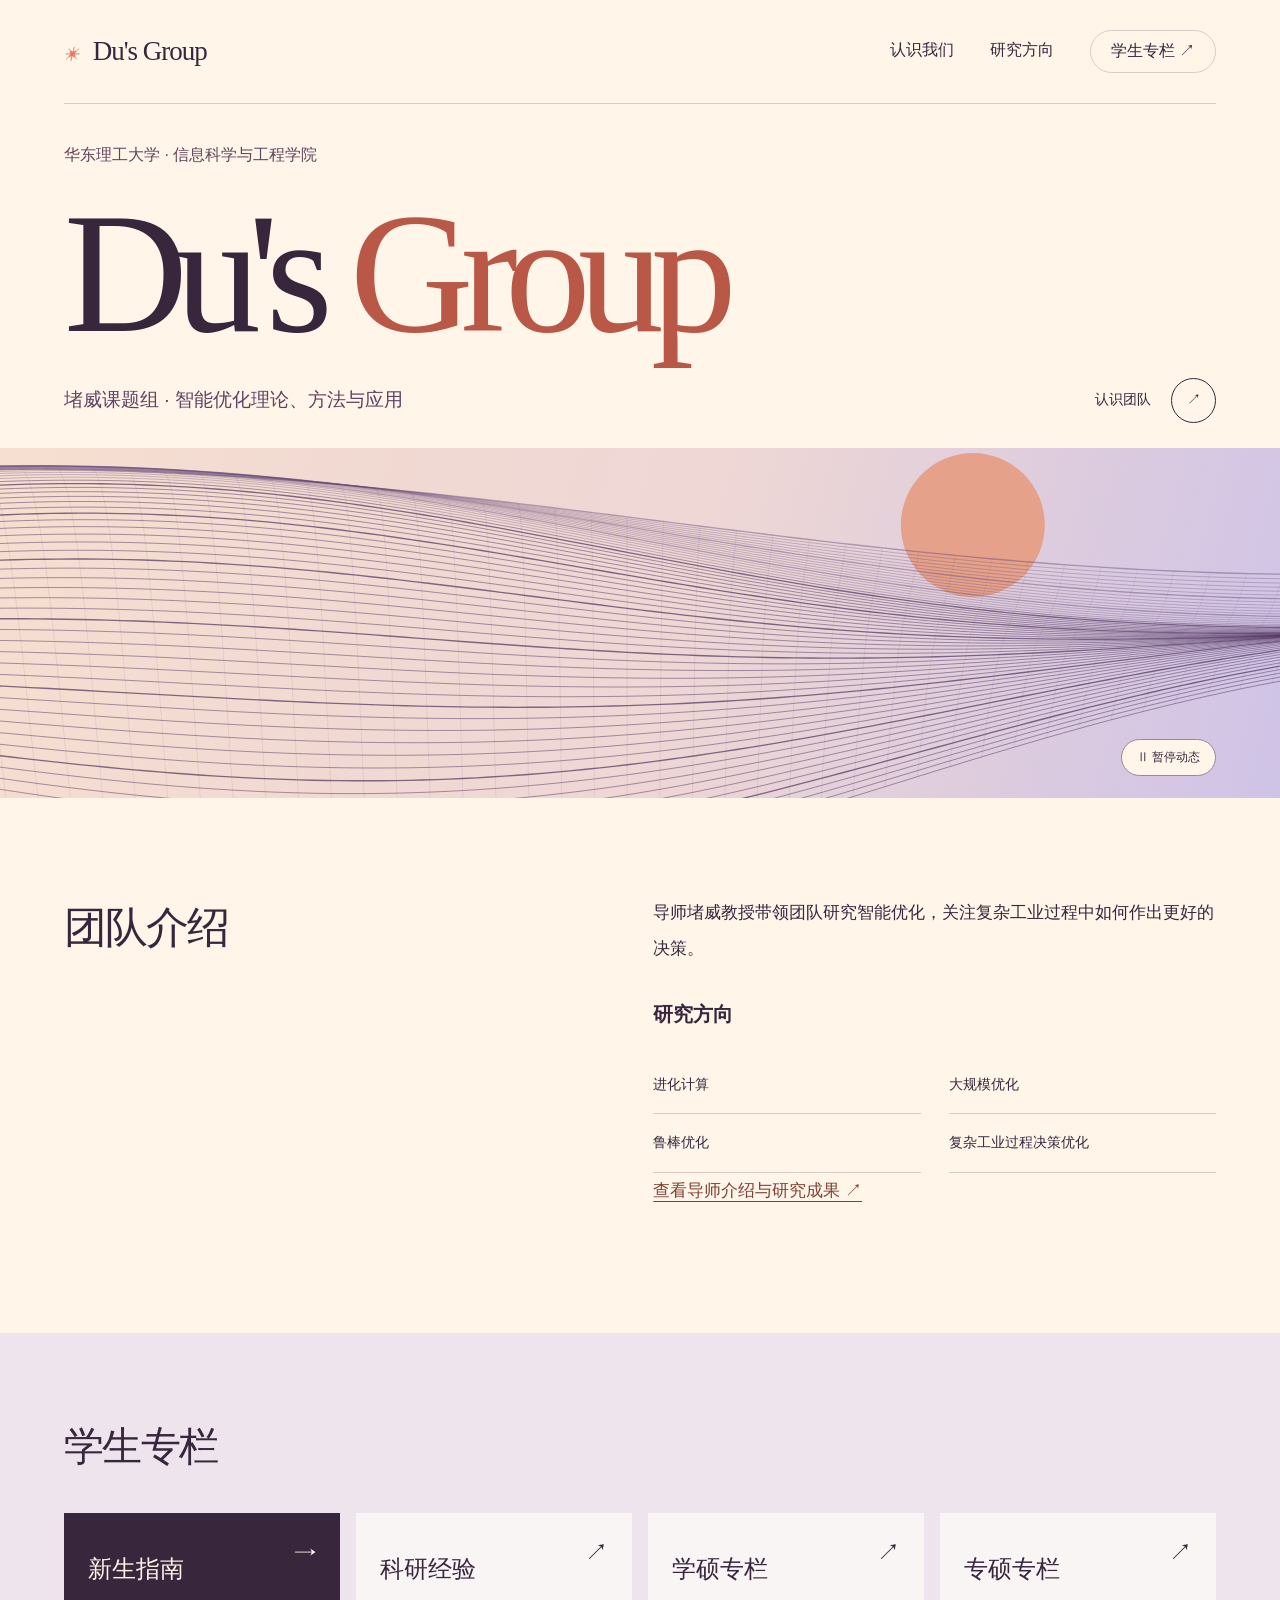
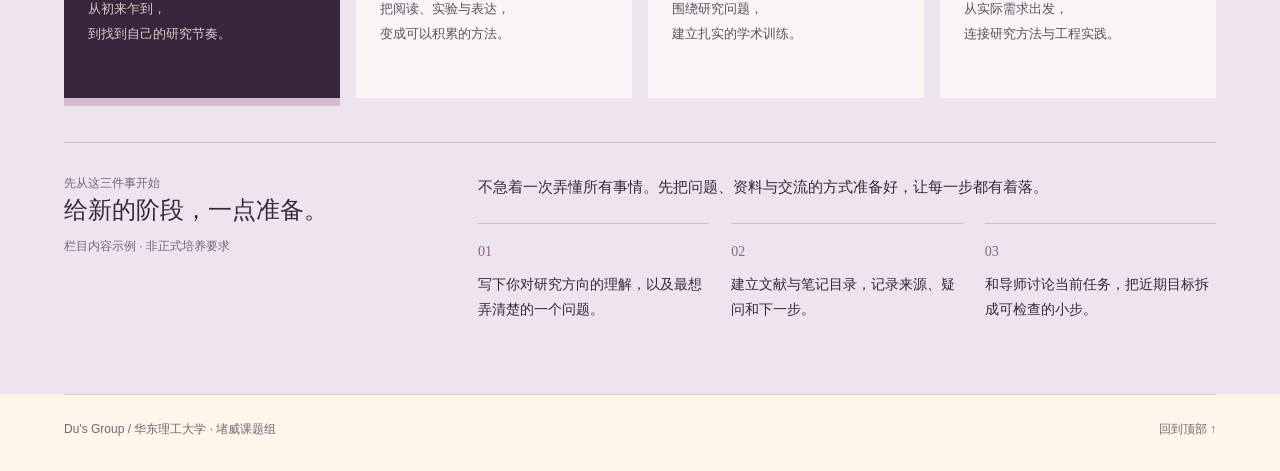
<file: work/du-group-motion/index.html>
<!doctype html>
<html lang="zh-CN">
  <head>
    <meta charset="utf-8" />
    <meta name="viewport" content="width=device-width, initial-scale=1" />
    <title>Du's Group · 一起探索，向更优处</title>
    <style>
      :root {
        --paper: #fff5e9;
        --ink: #38263c;
        --muted: #756675;
        --coral: #e77a61;
        --line: #daccc8;
        --lilac: #d9c9ee;
      }
      * {
        box-sizing: border-box;
      }
      html {
        scroll-behavior: smooth;
        scroll-padding-top: 32px;
      }
      body {
        margin: 0;
        background: var(--paper);
        color: var(--ink);
        font-family: "Microsoft YaHei", "PingFang SC", sans-serif;
      }
      a {
        color: inherit;
        text-decoration: none;
      }
      button {
        font: inherit;
        color: inherit;
      }
      a:focus-visible,
      button:focus-visible {
        outline: 3px solid #9b492e;
        outline-offset: 6px;
      }
      .skip {
        position: absolute;
        top: -100px;
      }
      .skip:focus {
        top: 12px;
        background: white;
        z-index: 4;
      }
      .wrap {
        max-width: 1440px;
        margin: auto;
        padding: 0 64px;
      }
      header {
        height: 104px;
        display: flex;
        align-items: center;
        justify-content: space-between;
        border-bottom: 1px solid var(--line);
      }
      .brand {
        font-family: Georgia, serif;
        font-size: 27px;
        letter-spacing: -1px;
      }
      .brand i {
        font-size: 15px;
        color: var(--coral);
        margin-right: 9px;
      }
      nav {
        display: flex;
        gap: 36px;
        font-size: 14px;
      }
      nav a {
        position: relative;
        padding: 10px 0;
      }
      nav a:after {
        content: "";
        position: absolute;
        left: 0;
        bottom: 1px;
        width: 0;
        height: 2px;
        background: var(--coral);
        transition: width 0.25s;
      }
      nav a:hover:after {
        width: 100%;
      }
      .nav-last {
        border: 1px solid var(--line);
        border-radius: 30px;
        padding: 10px 20px;
      }
      .hero {
        position: relative;
        padding-top: 41px;
      }
      .hero-kicker {
        display: flex;
        justify-content: space-between;
        font-size: 12px;
        letter-spacing: 1.3px;
      }
      .hero h1 {
        font-family: Georgia, "Times New Roman", serif;
        font-size: clamp(110px, 13.4vw, 194px);
        font-weight: normal;
        letter-spacing: -0.075em;
        line-height: 1.02;
        margin: 20px 0 17px;
      }
      .hero h1 span {
        color: var(--coral);
      }
      .hero-sub {
        display: flex;
        justify-content: space-between;
        align-items: center;
        gap: 24px;
      }
      .hero-sub p {
        font-size: 15px;
        line-height: 1.8;
        margin: 0;
      }
      .round-link {
        display: flex;
        gap: 20px;
        align-items: center;
        font-size: 14px;
        white-space: nowrap;
      }
      .arrow {
        width: 45px;
        height: 45px;
        display: grid;
        place-items: center;
        border: 1px solid var(--ink);
        border-radius: 50%;
        transition:
          transform 0.3s,
          background 0.3s;
      }
      .round-link:hover .arrow {
        transform: rotate(40deg);
        background: var(--lilac);
      }
      .landscape {
        height: 350px;
        position: relative;
        margin: 25px -64px 0;
        overflow: hidden;
        background: #f7e8dd;
      }
      .landscape canvas {
        display: block;
        width: 100%;
        height: 100%;
      }
      .landscape-note {
        position: absolute;
        bottom: 25px;
        left: 64px;
        font-family: Georgia, serif;
        font-style: italic;
        font-size: 24px;
        pointer-events: none;
      }
      .motion-toggle {
        position: absolute;
        bottom: 22px;
        right: 64px;
        background: var(--paper);
        border: 1px solid #9b8798;
        border-radius: 30px;
        padding: 9px 15px;
        font-size: 12px;
        cursor: pointer;
      }
      .below-hero {
        display: flex;
        justify-content: space-between;
        padding: 21px 0;
        border-bottom: 1px solid var(--line);
        font-size: 12px;
        color: var(--muted);
      }
      .section {
        padding: 97px 0;
      }
      .eyebrow {
        font-size: 12px;
        letter-spacing: 2px;
        margin: 0 0 20px;
        color: var(--muted);
      }
      .intro {
        display: grid;
        grid-template-columns: 1fr 1.15fr;
        gap: 100px;
      }
      .intro h2 {
        font-size: 43px;
        font-weight: 500;
        line-height: 1.5;
        letter-spacing: -2px;
        margin: 0;
      }
      .intro h2 em {
        font-family: Georgia, serif;
        font-weight: normal;
        color: #b65c49;
      }
      .intro-copy {
        font-size: 17px;
        line-height: 2.1;
        padding-top: 37px;
      }
      .intro-copy p {
        margin: 0 0 28px;
      }
      .directions {
        display: grid;
        grid-template-columns: repeat(2, 1fr);
        gap: 0 28px;
        font-size: 14px;
      }
      .directions span {
        padding: 14px 0;
        border-bottom: 1px solid var(--line);
      }
      .directions b {
        font-size: 11px;
        font-weight: 400;
        margin-right: 13px;
        color: #804c3e;
      }
      .learning {
        background: #ede4ee;
        padding: 86px 64px 72px;
        margin: 0 -64px;
      }
      .section-title {
        display: flex;
        align-items: end;
        justify-content: space-between;
        margin-bottom: 39px;
      }
      .section-title h2 {
        font-size: 40px;
        font-weight: 500;
        letter-spacing: -1.7px;
        margin: 0;
      }
      .section-title p {
        font-size: 14px;
        color: var(--muted);
        margin: 0 0 5px;
      }
      .columns {
        display: grid;
        grid-template-columns: repeat(4, 1fr);
        gap: 16px;
      }
      .column {
        display: flex;
        flex-direction: column;
        min-height: 185px;
        text-align: left;
        padding: 26px 24px;
        border: 0;
        background: #faf5f5;
        cursor: pointer;
        transition:
          transform 0.3s,
          background 0.3s,
          box-shadow 0.3s;
        position: relative;
      }
      .column:hover {
        transform: translateY(-7px);
      }
      .column[aria-pressed="true"] {
        background: var(--ink);
        color: var(--paper);
        box-shadow: 0 8px 0 #d9bbd1;
      }
      .column .num {
        font-family: Georgia, serif;
        font-size: 15px;
      }
      .column h3 {
        font-size: 24px;
        font-weight: 500;
        margin: 34px 0 12px;
      }
      .column p {
        font-size: 13px;
        line-height: 1.9;
        margin: 0;
        opacity: 0.8;
      }
      .column .go {
        position: absolute;
        right: 24px;
        top: 24px;
        font-size: 23px;
      }
      .column[aria-pressed="true"] .go {
        transform: rotate(45deg);
      }
      .detail {
        margin-top: 44px;
        padding-top: 30px;
        border-top: 1px solid #cdbdce;
        display: grid;
        grid-template-columns: 1fr 2fr;
        gap: 45px;
      }
      .detail h3 {
        font-size: 24px;
        font-weight: 500;
        margin: 2px 0 10px;
      }
      .detail-label {
        font-size: 12px;
        color: var(--muted);
      }
      .detail-body p {
        font-size: 15px;
        line-height: 1.9;
        margin: 0 0 21px;
      }
      .detail-body ol {
        margin: 0;
        padding: 0;
        list-style: none;
        display: grid;
        grid-template-columns: repeat(3, 1fr);
        gap: 22px;
        counter-reset: steps;
      }
      .detail-body li {
        font-size: 14px;
        line-height: 1.8;
        border-top: 1px solid #cdbdce;
        padding-top: 15px;
      }
      .detail-body li:before {
        counter-increment: steps;
        content: "0" counter(steps);
        display: block;
        color: #8c657e;
        font-family: Georgia, serif;
        margin-bottom: 8px;
      }
      .closing {
        padding: 85px 0 70px;
        display: flex;
        align-items: center;
        justify-content: space-between;
      }
      .closing h2 {
        font-family: Georgia, serif;
        font-size: 72px;
        font-weight: normal;
        letter-spacing: -3px;
        margin: 0 0 15px;
      }
      .closing p {
        font-size: 15px;
        color: var(--muted);
      }
      .closing-mark {
        width: 104px;
        height: 104px;
        border-radius: 50%;
        background: var(--coral);
        display: grid;
        place-items: center;
        font-size: 45px;
        transform: rotate(-25deg);
      }
      footer {
        padding: 26px 0 33px;
        border-top: 1px solid var(--line);
        display: flex;
        justify-content: space-between;
        font-size: 12px;
        color: var(--muted);
      }
      .reveal {
        transition:
          opacity 0.8s,
          transform 0.8s;
      }
      .js-motion .reveal:not(.visible) {
        opacity: 0;
        transform: translateY(24px);
      }
      @media (min-width: 1500px) {
        .landscape {
          height: 390px;
        }
      }
      @media (max-width: 900px) {
        .wrap {
          padding: 0 28px;
        }
        header {
          height: 85px;
        }
        nav {
          gap: 18px;
        }
        .hero h1 {
          font-size: 15vw;
        }
        .hero-kicker {
          font-size: 10px;
        }
        .hero-sub p {
          max-width: 70%;
          font-size: 13px;
        }
        .landscape {
          margin-left: -28px;
          margin-right: -28px;
          height: 300px;
        }
        .landscape-note {
          left: 28px;
        }
        .motion-toggle {
          right: 28px;
        }
        .intro {
          gap: 35px;
        }
        .intro h2 {
          font-size: 34px;
        }
        .intro-copy {
          padding-top: 15px;
          font-size: 15px;
        }
        .learning {
          margin: 0 -28px;
          padding: 65px 28px;
        }
        .columns {
          gap: 10px;
        }
        .column {
          padding: 20px 15px;
        }
        .column h3 {
          font-size: 20px;
        }
        .detail {
          gap: 20px;
        }
        .closing h2 {
          font-size: 55px;
        }
      }
      @media (max-width: 620px) {
        nav {
          gap: 16px;
        }
        nav a:first-child,
        .nav-last {
          display: none;
        }
        .brand {
          font-size: 23px;
        }
        .hero-kicker span:last-child {
          display: none;
        }
        .hero-sub {
          align-items: start;
        }
        .hero-sub p {
          max-width: 65%;
        }
        .round-link {
          gap: 8px;
          font-size: 12px;
        }
        .arrow {
          width: 32px;
          height: 32px;
        }
        .landscape {
          height: 260px;
        }
        .landscape-note {
          font-size: 19px;
        }
        .below-hero span:last-child {
          display: none;
        }
        .section {
          padding: 65px 0;
        }
        .intro {
          grid-template-columns: 1fr;
          gap: 15px;
        }
        .intro h2 {
          font-size: 35px;
        }
        .columns {
          grid-template-columns: repeat(2, 1fr);
          gap: 12px;
        }
        .column {
          min-height: 210px;
        }
        .column h3 {
          margin-top: 29px;
        }
        .section-title {
          display: block;
        }
        .section-title h2 {
          font-size: 32px;
          margin-bottom: 12px;
        }
        .detail {
          grid-template-columns: 1fr;
        }
        .detail-body ol {
          grid-template-columns: 1fr;
          gap: 13px;
        }
        .detail-body li:before {
          display: inline;
          margin-right: 12px;
        }
        .closing h2 {
          font-size: 44px;
        }
        .closing-mark {
          width: 62px;
          height: 62px;
          font-size: 30px;
        }
        footer span:last-child {
          display: none;
        }
      }
      @media (prefers-reduced-motion: reduce) {
        html {
          scroll-behavior: auto;
        }
        *,
        *:before,
        *:after {
          transition: none !important;
        }
        .js-motion .reveal:not(.visible) {
          opacity: 1;
          transform: none;
        }
      }
      .hero-sub p {
        font-size: clamp(19px, 1.5vw, 23px);
        color: #604160;
      }
      .hero-kicker {
        font-size: 16px;
        letter-spacing: 0;
        color: #61445b;
      }
      .research-link {
        color: #814233;
        text-decoration: underline;
        text-underline-offset: 5px;
      }
      .intro-copy {
        padding-top: 0;
      }
      .hero h1 span {
        color: #b95846;
      }
      .column h3 {
        margin-top: 14px;
      }
      nav {
        font-size: 16px;
      }
    </style>
  </head>
  <body>
    <a class="skip" href="#about">跳到团队介绍</a>
    <div class="wrap">
      <header>
        <a class="brand" href="#top"><i>✳</i> Du's Group</a>
        <nav aria-label="主要导航">
          <a href="#about">认识我们</a><a href="#research">研究方向</a
          ><a class="nav-last" href="#handbook">学生专栏 ↗</a>
        </nav>
      </header>
      <main id="top">
        <section class="hero" aria-labelledby="hero-title">
          <div class="hero-kicker">
            <span>华东理工大学 · 信息科学与工程学院</span>
          </div>
          <h1 id="hero-title">Du's <span>Group</span></h1>
          <div class="hero-sub">
            <p>堵威课题组 · 智能优化理论、方法与应用</p>
            <a class="round-link" href="#about"
              >认识团队 <span class="arrow" aria-hidden="true">↗</span></a
            >
          </div>
          <div class="landscape">
            <canvas id="terrain" aria-hidden="true"></canvas
            ><button
              id="motion"
              class="motion-toggle"
              type="button"
              aria-pressed="false"
            >
              Ⅱ 暂停动态
            </button>
          </div>
        </section>
        <section class="section intro reveal" id="about">
          <div><h2>团队介绍</h2></div>
          <div class="intro-copy">
            <p>
              导师堵威教授带领团队研究智能优化，关注复杂工业过程中如何作出更好的决策。
            </p>
            <div id="research">
              <h3>研究方向</h3>
              <div class="directions">
                <span>进化计算</span><span>大规模优化</span><span>鲁棒优化</span
                ><span>复杂工业过程决策优化</span>
              </div>
            </div>
            <p>
              <a
                class="research-link"
                href="https://faculty.ecust.edu.cn/cise/dw/main.htm"
                target="_blank"
                rel="noopener"
                >查看导师介绍与研究成果 ↗</a
              >
            </p>
          </div>
        </section>
        <section
          class="learning reveal"
          id="handbook"
          aria-labelledby="learning-title"
        >
          <div class="section-title">
            <div><h2 id="learning-title">学生专栏</h2></div>
          </div>
          <div class="columns" aria-label="培养指南栏目">
            <button
              class="column"
              type="button"
              data-column="0"
              aria-pressed="true"
              aria-controls="column-detail"
            >
              <span class="go" aria-hidden="true">↗</span>
              <h3>新生指南</h3>
              <p>从初来乍到，<br />到找到自己的研究节奏。</p>
            </button>
            <button
              class="column"
              type="button"
              data-column="1"
              aria-pressed="false"
              aria-controls="column-detail"
            >
              <span class="go" aria-hidden="true">↗</span>
              <h3>科研经验</h3>
              <p>把阅读、实验与表达，<br />变成可以积累的方法。</p>
            </button>
            <button
              class="column"
              type="button"
              data-column="2"
              aria-pressed="false"
              aria-controls="column-detail"
            >
              <span class="go" aria-hidden="true">↗</span>
              <h3>学硕专栏</h3>
              <p>围绕研究问题，<br />建立扎实的学术训练。</p>
            </button>
            <button
              class="column"
              type="button"
              data-column="3"
              aria-pressed="false"
              aria-controls="column-detail"
            >
              <span class="go" aria-hidden="true">↗</span>
              <h3>专硕专栏</h3>
              <p>从实际需求出发，<br />连接研究方法与工程实践。</p>
            </button>
          </div>
          <div class="detail" id="column-detail" aria-live="polite">
            <div>
              <span class="detail-label">先从这三件事开始</span>
              <h3 id="detail-title">给新的阶段，一点准备。</h3>
              <span class="detail-label">栏目内容示例 · 非正式培养要求</span>
            </div>
            <div class="detail-body">
              <p id="detail-intro">
                不急着一次弄懂所有事情。先把问题、资料与交流的方式准备好，让每一步都有着落。
              </p>
              <ol id="detail-steps">
                <li>写下你对研究方向的理解，以及最想弄清楚的一个问题。</li>
                <li>建立文献与笔记目录，记录来源、疑问和下一步。</li>
                <li>和导师讨论当前任务，把近期目标拆成可检查的小步。</li>
              </ol>
            </div>
          </div>
        </section>
      </main>
      <footer>
        <span>Du's Group / 华东理工大学 · 堵威课题组</span
        ><a href="#top">回到顶部 ↑</a>
      </footer>
    </div>
    <script>
      const canvas = document.querySelector("#terrain"),
        ctx = canvas.getContext("2d"),
        motion = document.querySelector("#motion"),
        preference = matchMedia("(prefers-reduced-motion: reduce)");
      let onScreen = true;
      if (window.IntersectionObserver) {
        new IntersectionObserver((entries) => {
          onScreen = entries[0].isIntersecting;
        }).observe(canvas);
      }
      let paused = preference.matches,
        time = 0,
        last = 0,
        width = 0,
        height = 0,
        pointer = 0,
        target = 0,
        frame;
      function resize() {
        const box = canvas.getBoundingClientRect();
        width = box.width;
        height = box.height;
        const dpr = Math.min(devicePixelRatio || 1, 2);
        canvas.width = width * dpr;
        canvas.height = height * dpr;
        ctx.setTransform(dpr, 0, 0, dpr, 0, 0);
        draw();
      }
      function hill(x, z) {
        return (
          Math.sin(x * 5.2 + z * 2.3 + time * 0.23) * 0.18 +
          Math.cos(x * 3.4 - z * 4 + time * 0.18) * 0.16 +
          Math.exp(-Math.pow((x - 0.28) * 3, 2)) *
            Math.sin(z * 3.8 + time * 0.2) *
            0.25
        );
      }
      function point(x, z) {
        const depth = 0.26 + z * 0.74;
        return [
          width * (0.49 + (x - 0.5) * (1.6 - depth * 0.24)) + pointer * 18 * z,
          height * (0.21 + z * 0.66 - hill(x, z) * (0.45 + z * 0.4)),
        ];
      }
      function draw() {
        ctx.clearRect(0, 0, width, height);
        let bg = ctx.createLinearGradient(0, 0, width, height);
        bg.addColorStop(0, "#f6ded0");
        bg.addColorStop(0.55, "#edd6d5");
        bg.addColorStop(1, "#cfc3e7");
        ctx.fillStyle = bg;
        ctx.fillRect(0, 0, width, height);
        ctx.fillStyle = "#e5a18a";
        ctx.beginPath();
        ctx.arc(
          width * 0.76,
          height * 0.22,
          Math.min(width * 0.06, 72),
          0,
          Math.PI * 2,
        );
        ctx.fill();
        for (let zi = 0; zi < 59; zi++) {
          let z = zi / 58;
          ctx.beginPath();
          for (let xi = 0; xi <= 130; xi++) {
            let [x, y] = point(xi / 130, z);
            xi ? ctx.lineTo(x, y) : ctx.moveTo(x, y);
          }
          ctx.strokeStyle =
            zi < 17 ? "rgba(100,71,119,.45)" : "rgba(78,48,91,.69)";
          ctx.lineWidth = zi % 6 === 0 ? 1.35 : 0.7;
          ctx.stroke();
        }
        for (let xi = 0; xi < 55; xi++) {
          ctx.beginPath();
          for (let zi = 0; zi <= 65; zi++) {
            let [x, y] = point(xi / 54, zi / 65);
            zi ? ctx.lineTo(x, y) : ctx.moveTo(x, y);
          }
          ctx.strokeStyle = "rgba(110,65,109,.17)";
          ctx.lineWidth = 0.6;
          ctx.stroke();
        }
      }
      function tick(now) {
        if (!paused && !document.hidden && onScreen) {
          time += Math.min((now - last) / 1000, 0.05) || 0;
          pointer += (target - pointer) * 0.025;
          draw();
        }
        last = now;
        frame = requestAnimationFrame(tick);
      }
      function syncMotion() {
        motion.setAttribute("aria-pressed", String(paused));
        motion.textContent = paused ? "▷ 播放动态" : "Ⅱ 暂停动态";
      }
      motion.addEventListener("click", () => {
        paused = !paused;
        syncMotion();
      });
      preference.addEventListener("change", () => {
        paused = preference.matches;
        syncMotion();
      });
      canvas.parentElement.addEventListener("pointermove", (e) => {
        target =
          (e.clientX - canvas.getBoundingClientRect().left) / width - 0.5;
      });
      canvas.parentElement.addEventListener("pointerleave", () => (target = 0));
      window.addEventListener("resize", resize);
      resize();
      syncMotion();
      frame = requestAnimationFrame(tick);
      const content = [
        [
          "给新的阶段，一点准备。",
          "不急着一次弄懂所有事情。先把问题、资料与交流的方式准备好，让每一步都有着落。",
          [
            "写下你对研究方向的理解，以及最想弄清楚的一个问题。",
            "建立文献与笔记目录，记录来源、疑问和下一步。",
            "和导师讨论当前任务，把近期目标拆成可检查的小步。",
          ],
        ],
        [
          "让经验，成为下一次的起点。",
          "从阅读到实验，再到清楚地表达：留下过程，比只留下结果更容易帮助未来的自己。",
          [
            "带着问题阅读文献，区分作者的结论、证据与自己的判断。",
            "记录数据、参数和运行环境，让实验结果可以回查。",
            "汇报时先说明问题，再用关键证据讲清楚进展与困难。",
          ],
        ],
        [
          "沿着问题，把研究做深。",
          "围绕清楚的研究问题组织阅读、方法与实验，逐步形成有证据支撑的论证。",
          [
            "梳理已有工作，明确当前问题与已有方法的差别。",
            "定义比较基线、评价指标与实验条件，再检验方法。",
            "整理结论成立的条件、局限及值得继续追问的方向。",
          ],
        ],
        [
          "把方法，放进真实场景。",
          "从具体需求和约束出发，让研究过程与工程验证彼此连接。",
          [
            "了解任务目标、业务约束和数据条件，明确需要解决什么。",
            "建立可运行的基础方案，在真实约束下评估改进。",
            "整理实现、验证结果与使用说明，为后续交接保留依据。",
          ],
        ],
      ];
      document.querySelectorAll("[data-column]").forEach((button) =>
        button.addEventListener("click", () => {
          document
            .querySelectorAll("[data-column]")
            .forEach((item) =>
              item.setAttribute("aria-pressed", String(item === button)),
            );
          let [title, intro, steps] = content[Number(button.dataset.column)];
          document.querySelector("#detail-title").textContent = title;
          document.querySelector("#detail-intro").textContent = intro;
          document.querySelector("#detail-steps").replaceChildren(
            ...steps.map((text) => {
              let li = document.createElement("li");
              li.textContent = text;
              return li;
            }),
          );
        }),
      );
      if ("IntersectionObserver" in window) {
        document.documentElement.classList.add("js-motion");
        let observer = new IntersectionObserver(
          (entries) =>
            entries.forEach((entry) => {
              if (entry.isIntersecting) {
                entry.target.classList.add("visible");
                observer.unobserve(entry.target);
              }
            }),
          { threshold: 0.12 },
        );
        document
          .querySelectorAll(".reveal")
          .forEach((element) => observer.observe(element));
      }
    </script>
  </body>
</html>
</file>
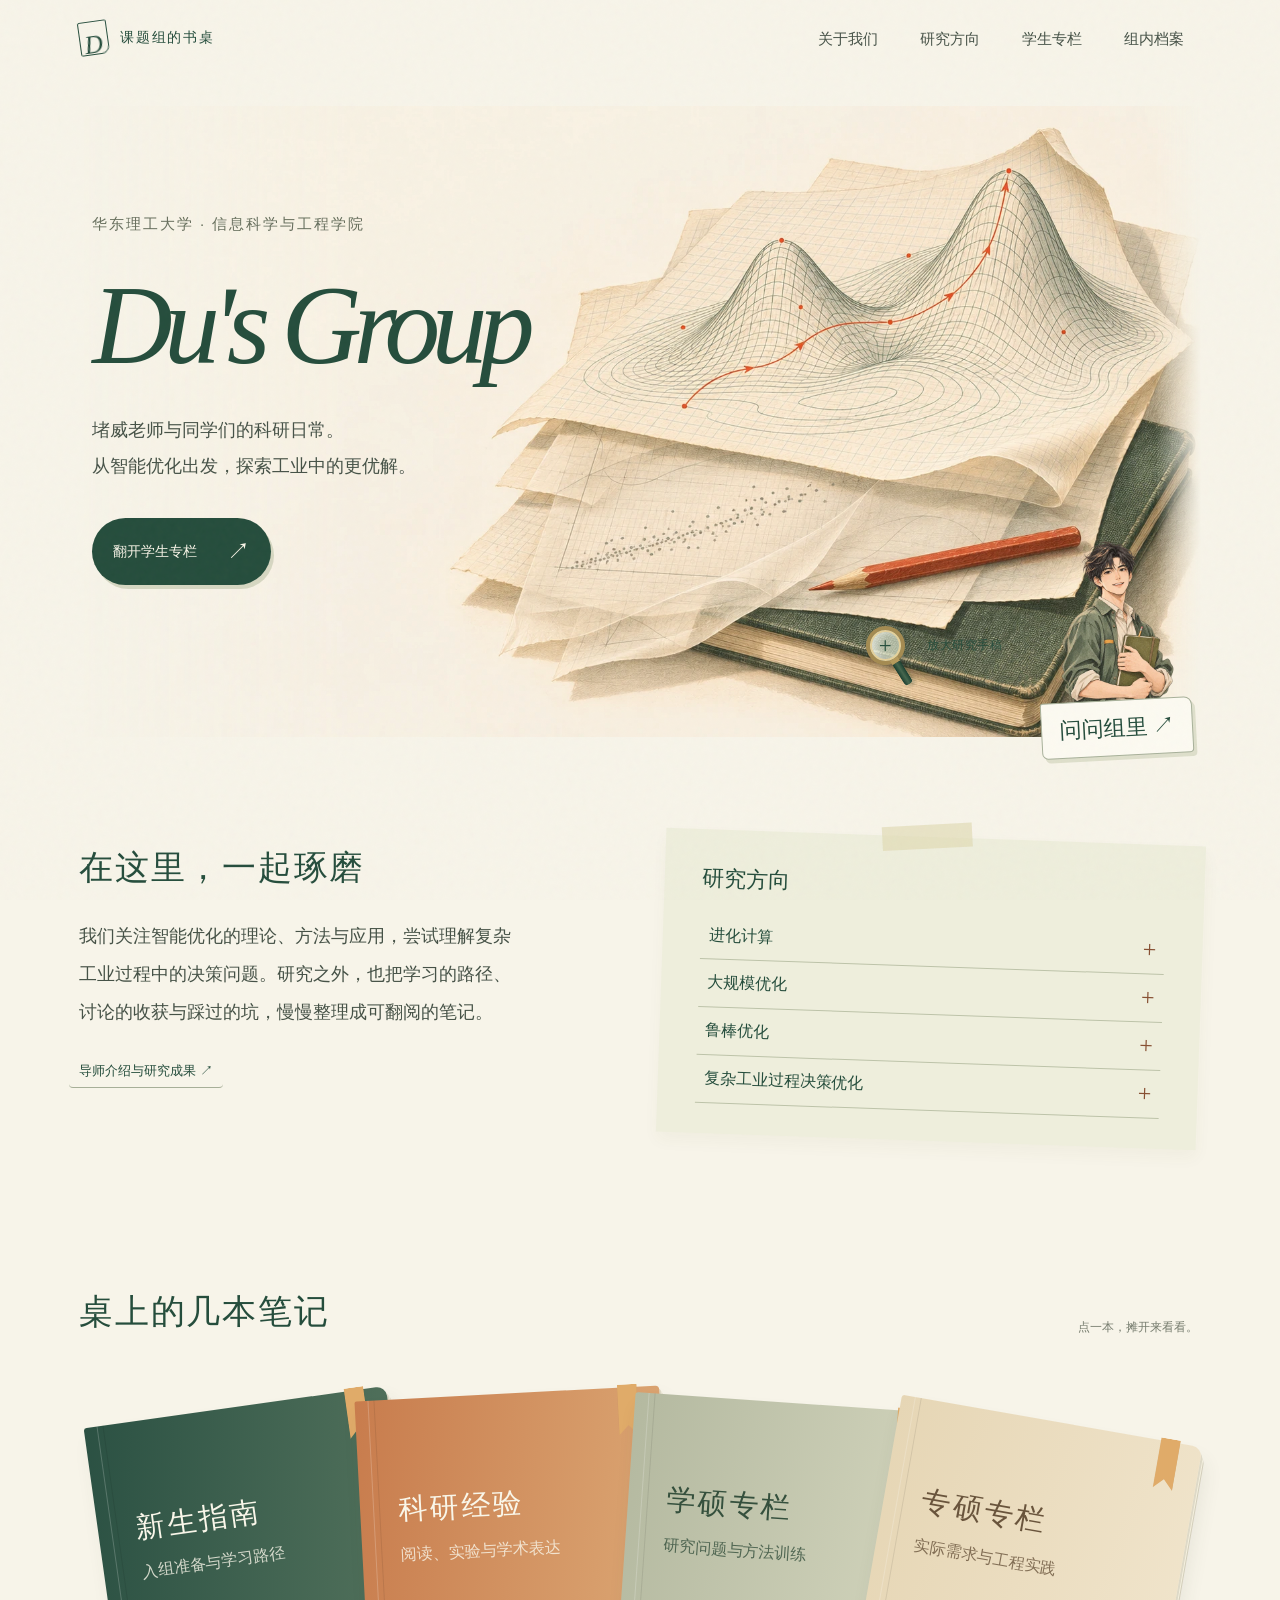
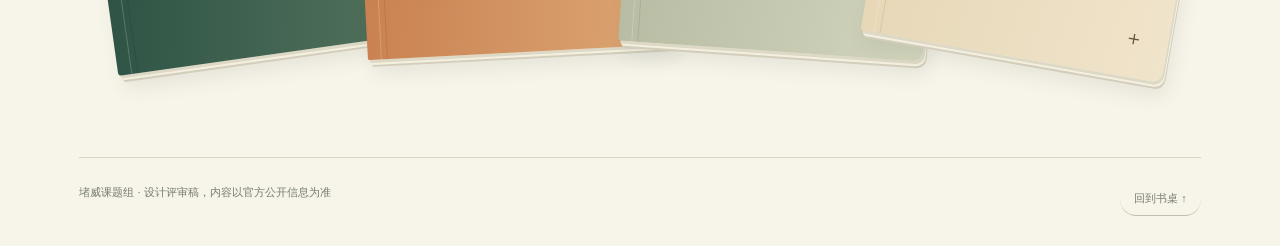
<file: work/du-group-studio/index.html>
<!doctype html>
<html lang="zh-CN">
  <head>
    <meta charset="utf-8" />
    <meta name="viewport" content="width=device-width, initial-scale=1" />
    <meta name="theme-color" content="#f7f4e9" />
    <title>Du's Group · 课题组的书桌</title>
    <style>
      :root {
        --paper: #f7f4e9;
        --ink: #254d3c;
        --body: #465247;
        --muted: #777d6f;
        --line: #d6d6c4;
        --orange: #c96c37;
        --px: 0px;
        --py: 0px;
      }
      * {
        box-sizing: border-box;
      }
      html {
        scroll-behavior: smooth;
        scroll-padding-top: 32px;
      }
      body {
        margin: 0;
        background: var(--paper);
        color: var(--body);
        font-family: "Microsoft YaHei", "PingFang SC", sans-serif;
        line-height: 1.8;
      }
      body:before {
        content: "";
        position: fixed;
        inset: 0;
        pointer-events: none;
        z-index: 20;
        opacity: 0.1;
        background-image: url("data:image/svg+xml,%3Csvg viewBox='0 0 160 160' xmlns='http://www.w3.org/2000/svg'%3E%3Cfilter id='n'%3E%3CfeTurbulence type='fractalNoise' baseFrequency='.85' numOctaves='3' stitchTiles='stitch'/%3E%3C/filter%3E%3Cpath fill='%236d644b' filter='url(%23n)' opacity='.28' d='M0 0h160v160H0z'/%3E%3C/svg%3E");
      }
      a {
        color: inherit;
        text-decoration: none;
      }
      button {
        font: inherit;
        color: inherit;
        cursor: pointer;
      }
      button,
      a {
        -webkit-tap-highlight-color: transparent;
      }
      button:focus-visible,
      a:focus-visible {
        outline: 3px solid #a75c2f;
        outline-offset: 6px;
      }
      .skip {
        position: absolute;
        top: -80px;
        left: 20px;
        z-index: 30;
      }
      .skip:focus {
        top: 10px;
        background: var(--paper);
        padding: 8px 16px;
      }
      .frame {
        max-width: 1640px;
        margin: auto;
        padding: 0 6.2vw;
      }
      header {
        height: 100px;
        display: flex;
        align-items: center;
        justify-content: space-between;
        position: relative;
        z-index: 3;
      }
      .desk-mark {
        display: flex;
        align-items: center;
        gap: 12px;
        font-size: 14px;
        letter-spacing: 0.12em;
        color: var(--ink);
      }
      .mark {
        width: 29px;
        height: 34px;
        border: 1px solid var(--ink);
        border-radius: 2px 2px 8px 2px;
        display: grid;
        place-items: center;
        font-family: Georgia, serif;
        font-style: italic;
        font-size: 25px;
        transform: rotate(-8deg);
      }
      nav {
        display: flex;
        gap: 38px;
        font-size: 13px;
      }
      nav a {
        padding: 7px 0;
        border-bottom: 1px solid transparent;
      }
      nav a:hover {
        border-color: var(--ink);
      }
      .hero {
        position: relative;
        min-height: 680px;
        height: min(760px, 54vw);
        isolation: isolate;
        display: flex;
        align-items: center;
      }
      .hero-art {
        position: absolute;
        width: 100%;
        height: 100%;
        left: 0;
        top: 0;
        object-fit: cover;
        object-position: center;
        mix-blend-mode: multiply;
        z-index: -1;
        transform: translate(var(--px), var(--py));
        transition: transform 0.7s ease-out;
        pointer-events: none;
      }
      .hero-copy {
        width: 48%;
        padding-bottom: 48px;
        position: relative;
        z-index: 1;
      }
      .affiliation {
        font-size: 12px;
        letter-spacing: 0.13em;
        margin: 0 0 36px;
        color: #666e5c;
      }
      .hero h1 {
        font-family: Georgia, "Times New Roman", serif;
        font-style: italic;
        font-weight: 400;
        color: var(--ink);
        font-size: clamp(76px, 8.7vw, 142px);
        line-height: 0.96;
        letter-spacing: -0.075em;
        white-space: nowrap;
        margin: 0 0 32px;
      }
      .hero-description {
        font-size: 15px;
        max-width: 340px;
        line-height: 2;
        margin: 0 0 34px;
      }
      .entry {
        display: inline-flex;
        align-items: center;
        gap: 30px;
        background: var(--ink);
        color: #faf6e9;
        border: 0;
        padding: 13px 21px;
        border-radius: 2px;
        font-size: 14px;
        box-shadow: 3px 4px 0 #d6d7c2;
        transition:
          transform 0.2s,
          box-shadow 0.2s;
      }
      .entry:hover {
        transform: translateY(-3px);
        box-shadow: 3px 7px 0 #d6d7c2;
      }
      .entry span {
        font-family: Georgia, serif;
        font-size: 23px;
      }
      .hero-foot {
        position: absolute;
        bottom: 28px;
        left: 0;
        color: #7b806f;
        font-size: 11px;
        letter-spacing: 0.1em;
        display: flex;
        align-items: center;
        gap: 14px;
      }
      .hero-foot:before {
        content: "";
        width: 50px;
        height: 1px;
        background: #a8ae98;
      }
      .note-section {
        margin: 70px auto 60px;
        display: grid;
        grid-template-columns: 1fr 1.15fr;
        gap: 10%;
        max-width: 1150px;
        position: relative;
      }
      .section-title {
        font-family: "STKaiti", "KaiTi", serif;
        font-size: 34px;
        font-weight: 400;
        color: var(--ink);
        margin: 0 0 20px;
        letter-spacing: 0.05em;
      }
      .about-copy {
        font-size: 15px;
        max-width: 445px;
        margin: 0;
        line-height: 2.1;
      }
      .official {
        display: inline-block;
        margin-top: 22px;
        font-size: 13px;
        border-bottom: 1px solid #a7af98;
        color: var(--ink);
        padding-bottom: 3px;
      }
      .official:hover {
        color: var(--orange);
      }
      .direction-note {
        background: #eeeedc;
        padding: 29px 38px 30px;
        transform: rotate(2deg);
        box-shadow: 1px 8px 16px #5755370b;
        position: relative;
      }
      .direction-note:before {
        content: "";
        position: absolute;
        top: -12px;
        left: 40%;
        width: 90px;
        height: 24px;
        background: #e0d9b2a3;
        transform: rotate(-5deg);
      }
      .direction-note h3 {
        font-family: "STKaiti", "KaiTi", serif;
        font-weight: 400;
        font-size: 22px;
        margin: 0 0 14px;
        color: var(--ink);
      }
      .direction-list {
        display: flex;
        flex-wrap: wrap;
        gap: 9px 26px;
        font-size: 14px;
      }
      .direction-list span {
        border-bottom: 1px solid #d1d3bd;
        padding: 3px 0;
      }
      .library {
        padding: 80px 0 70px;
        position: relative;
        max-width: 1280px;
        margin: auto;
      }
      .library-head {
        display: flex;
        justify-content: space-between;
        align-items: end;
        margin-bottom: 35px;
      }
      .library-head h2 {
        margin-bottom: 0;
      }
      .library-head p {
        font-size: 12px;
        color: var(--muted);
        margin: 0 3px 4px;
      }
      .books {
        height: 310px;
        position: relative;
        max-width: 1050px;
        margin: auto;
      }
      .book {
        position: absolute;
        width: 29%;
        height: 250px;
        top: 30px;
        border: 0;
        text-align: left;
        padding: 28px 24px 24px 38px;
        border-radius: 3px 10px 10px 3px;
        box-shadow:
          2px 3px 0 #ded9c7,
          3px 5px 0 #f4f0df,
          4px 7px 0 #d3cebb,
          6px 14px 20px #3f493c18;
        transform-origin: 45% 94%;
        transition:
          transform 0.65s cubic-bezier(0.22, 0.7, 0.2, 1),
          top 0.65s,
          box-shadow 0.5s;
        overflow: visible;
        color: #f9f6e9;
      }
      .book:before {
        content: "";
        position: absolute;
        left: 13px;
        top: 0;
        bottom: 0;
        width: 5px;
        border-left: 1px solid #ffffff33;
        border-right: 1px solid #00000015;
      }
      .book:after {
        content: "";
        position: absolute;
        right: 22px;
        top: -3px;
        width: 20px;
        height: 51px;
        background: #e0ab69;
        clip-path: polygon(0 0, 100% 0, 100% 100%, 50% 80%, 0 100%);
        box-shadow: 2px 3px 5px #0002;
      }
      .book:nth-child(1) {
        left: 0;
        background: linear-gradient(100deg, #2b5143, #54735d);
        transform: rotate(-8deg);
        z-index: 1;
      }
      .book:nth-child(2) {
        left: 24%;
        top: 17px;
        background: linear-gradient(100deg, #c87c4d, #dca875);
        transform: rotate(-3deg);
        height: 259px;
        z-index: 2;
        border-radius: 2px 4px 4px 2px;
      }
      .book:nth-child(3) {
        left: 48%;
        top: 24px;
        background: linear-gradient(100deg, #b4b9a0, #d3d5bd);
        transform: rotate(4deg);
        color: #35503d;
        z-index: 3;
        height: 249px;
      }
      .book:nth-child(4) {
        left: 71%;
        top: 38px;
        background: linear-gradient(100deg, #e6d6b5, #f0e4cb);
        transform: rotate(10deg);
        color: #69543c;
        z-index: 4;
        height: 239px;
      }
      .book-title {
        font-family: "STKaiti", "KaiTi", serif;
        display: block;
        font-size: 29px;
        letter-spacing: 0.09em;
        line-height: 1.3;
        margin-bottom: 12px;
        position: relative;
      }
      .book-sub {
        font-size: 12px;
        opacity: 0.8;
        display: block;
        max-width: 165px;
        line-height: 1.8;
      }
      .book-sign {
        position: absolute;
        bottom: 26px;
        left: 38px;
        font-family: "STKaiti", "KaiTi", serif;
        font-size: 17px;
        opacity: 0.7;
      }
      .book-corner {
        position: absolute;
        right: 24px;
        bottom: 22px;
        font-size: 20px;
        font-weight: 300;
      }
      .books .book:hover,
      .books .book[aria-expanded="true"] {
        transform: rotate(0deg) translateY(-26px);
        box-shadow:
          2px 3px 0 #ded9c7,
          3px 5px 0 #f4f0df,
          4px 7px 0 #d3cebb,
          5px 23px 28px #3f493c25;
        z-index: 7;
      }
      .book[aria-expanded="true"] .book-corner {
        transform: rotate(45deg);
      }
      .book-corner {
        transition: transform 0.4s;
      }
      .reading {
        display: grid;
        grid-template-rows: 0fr;
        transition:
          grid-template-rows 0.6s cubic-bezier(0.2, 0.7, 0.2, 1),
          opacity 0.4s;
        opacity: 0;
      }
      .reading.is-open {
        grid-template-rows: 1fr;
        opacity: 1;
      }
      .reading-inner {
        overflow: hidden;
      }
      .page {
        position: relative;
        background: #fcfaf1;
        margin: 35px 5px 15px;
        padding: 42px 52px 44px;
        box-shadow:
          0 3px 0 #e6e2d3,
          0 5px 0 #fdfbf2,
          0 8px 25px #3847340b;
        border-top: 1px solid #e2e2d3;
        min-height: 230px;
      }
      .page:before {
        content: "";
        position: absolute;
        left: 23px;
        top: 25px;
        bottom: 25px;
        border-left: 1px solid #c5ac8c55;
      }
      .page-top {
        display: flex;
        justify-content: space-between;
        align-items: center;
        margin-bottom: 16px;
      }
      .page h3 {
        font-family: "STKaiti", "KaiTi", serif;
        font-size: 29px;
        font-weight: 400;
        color: var(--ink);
        margin: 0;
      }
      .close {
        border: 0;
        background: none;
        padding: 4px 0 4px 12px;
        font-size: 13px;
        border-bottom: 1px solid #c5c9b5;
      }
      .page p {
        font-size: 14px;
        margin: 8px 0 18px;
        max-width: 780px;
      }
      .page ul {
        padding-left: 20px;
        margin: 0;
        display: grid;
        grid-template-columns: 1fr 1fr;
        gap: 8px 45px;
        font-size: 14px;
      }
      .page li::marker {
        color: #a6ae91;
      }
      .page a {
        border-bottom: 1px solid #9ba78a;
      }
      .page a:hover {
        color: var(--orange);
      }
      .library-bottom {
        margin-top: 35px;
        display: flex;
        justify-content: center;
        font-family: "STKaiti", "KaiTi", serif;
        color: #7f836f;
        font-size: 16px;
      }
      .library-bottom:before,
      .library-bottom:after {
        content: "";
        height: 1px;
        width: 60px;
        background: #c4c8b7;
        align-self: center;
        margin: 0 20px;
      }
      footer {
        display: flex;
        justify-content: space-between;
        gap: 20px;
        border-top: 1px solid var(--line);
        padding: 25px 0 30px;
        font-size: 11px;
        color: var(--muted);
      }
      footer a {
        border-bottom: 1px solid #bcc0ad;
      }
      .reveal-in {
        animation: enter 0.9s both;
      }
      @keyframes enter {
        from {
          opacity: 0;
          transform: translateY(14px);
        }
        to {
          opacity: 1;
          transform: translateY(0);
        }
      }
      @media (min-width: 1700px) {
        .frame {
          padding: 0 100px;
        }
        .hero h1 {
          font-size: 142px;
        }
      }
      @media (max-width: 1000px) {
        .frame {
          padding: 0 5vw;
        }
        .hero {
          min-height: 590px;
          height: 66vw;
        }
        .hero-copy {
          width: 54%;
        }
        .hero h1 {
          font-size: 10vw;
        }
        .hero-art {
          width: 115%;
          left: -5%;
          object-position: 55% center;
        }
        .affiliation {
          font-size: 10px;
          max-width: 280px;
          line-height: 1.8;
        }
        .hero-description {
          font-size: 13px;
          max-width: 285px;
        }
        .book {
          padding-left: 28px;
        }
        .book-title {
          font-size: 24px;
        }
        .book-sub {
          font-size: 11px;
        }
        .book-sign {
          left: 28px;
        }
        .note-section {
          gap: 6%;
        }
        .direction-note {
          padding: 25px;
        }
        .books {
          height: 290px;
        }
      }
      @media (max-width: 650px) {
        header {
          height: 78px;
        }
        nav {
          gap: 19px;
          font-size: 11px;
        }
        .desk-mark {
          font-size: 12px;
          gap: 8px;
        }
        .mark {
          height: 28px;
          width: 24px;
          font-size: 22px;
        }
        .hero {
          height: auto;
          min-height: 740px;
          align-items: start;
          padding-top: 34px;
        }
        .hero-copy {
          width: 100%;
          padding: 0;
        }
        .affiliation {
          margin-bottom: 25px;
          max-width: none;
          font-size: 10px;
        }
        .hero h1 {
          font-size: clamp(68px, 15vw, 99px);
          margin-bottom: 22px;
        }
        .hero-description {
          max-width: 280px;
          margin-bottom: 24px;
        }
        .hero-art {
          left: -15%;
          width: 130%;
          top: 260px;
          height: 480px;
          object-fit: cover;
          object-position: 69% center;
        }
        .hero-foot {
          bottom: 2px;
          font-size: 10px;
        }
        .entry {
          padding: 9px 17px;
          gap: 28px;
          font-size: 13px;
        }
        .note-section {
          margin-top: 64px;
          grid-template-columns: 1fr;
          gap: 38px;
        }
        .section-title {
          font-size: 29px;
        }
        .about-copy {
          font-size: 14px;
        }
        .direction-note {
          margin: 0 8px 0 20px;
          padding: 27px 30px;
        }
        .library {
          padding-top: 55px;
        }
        .library-head {
          margin-bottom: 36px;
          align-items: start;
          gap: 15px;
        }
        .library-head p {
          font-size: 11px;
          max-width: 105px;
          text-align: right;
        }
        .books {
          height: 420px;
          width: 100%;
          max-width: 420px;
        }
        .book {
          width: 48%;
          height: 200px !important;
          padding: 24px 20px 20px 29px;
        }
        .book:nth-child(1) {
          left: 3%;
          top: 10px;
          transform: rotate(-8deg);
        }
        .book:nth-child(2) {
          left: 47%;
          top: 3px;
          transform: rotate(5deg);
        }
        .book:nth-child(3) {
          left: 5%;
          top: 208px;
          transform: rotate(-5deg);
          z-index: 4;
        }
        .book:nth-child(4) {
          left: 49%;
          top: 211px;
          transform: rotate(8deg);
          z-index: 5;
        }
        .book-title {
          font-size: 24px;
        }
        .book-sub {
          font-size: 10px;
        }
        .book-sign {
          font-size: 14px;
          bottom: 20px;
          left: 29px;
        }
        .book:after {
          right: 16px;
          width: 15px;
          height: 35px;
        }
        .book:hover,
        .book[aria-expanded="true"] {
          transform: rotate(0) translateY(-12px);
        }
        .page {
          margin-top: 30px;
          padding: 28px 27px 32px;
        }
        .page:before {
          left: 12px;
        }
        .page h3 {
          font-size: 25px;
        }
        .page p,
        .page ul {
          font-size: 13px;
        }
        .page ul {
          grid-template-columns: 1fr;
          gap: 10px;
        }
        .library-bottom {
          font-size: 14px;
        }
        .library-bottom:before,
        .library-bottom:after {
          width: 25px;
          margin: 0 12px;
        }
        footer {
          font-size: 10px;
          align-items: start;
        }
        footer span {
          max-width: 65%;
        }
      }
      @media (prefers-reduced-motion: reduce) {
        html {
          scroll-behavior: auto;
        }
        *,
        *:before,
        *:after {
          animation: none !important;
          transition: none !important;
        }
        .hero-art {
          transform: none !important;
        }
      }
      .hero-art {
        mask-image: linear-gradient(
          to right,
          transparent 0%,
          #000 24%,
          #000 96%,
          transparent 100%
        );
        object-fit: contain;
      }
      .affiliation,
      nav {
        font-size: 15px;
      }
      .hero-description,
      .about-copy {
        font-size: 18px;
      }
      .hero-copy {
        padding-left: 1vw;
      }
      .entry {
        border-radius: 100px;
      }
      .book-sub,
      .direction-list {
        font-size: 16px;
      }

      /* A moving ink wash gives navigation a physical, persistent position. */
      nav {
        position: relative;
        gap: 8px;
        isolation: isolate;
      }
      nav a {
        position: relative;
        padding: 9px 17px;
        border: 0;
        border-radius: 30px;
        transition:
          color 0.25s,
          transform 0.18s;
      }
      nav a:hover {
        border: 0;
      }
      nav a[aria-current="location"] {
        color: var(--ink);
        font-weight: 600;
      }
      .nav-wash {
        position: absolute;
        inset: 0 auto 0 0;
        width: 0;
        background: #e0e5d3;
        border-radius: 30px;
        z-index: -1;
        transition:
          transform 0.35s cubic-bezier(0.2, 0.8, 0.2, 1),
          width 0.35s,
          opacity 0.25s;
        opacity: 0;
      }
      nav a:active,
      .entry:active {
        transform: translateY(2px) scale(0.97);
        box-shadow: none;
      }
      [id] {
        scroll-margin-top: 32px;
      }
      .arrived {
        animation: arrival 1.2s ease-out;
      }
      @keyframes arrival {
        0%,
        25% {
          filter: drop-shadow(0 0 12px #c7b56b88);
        }
        100% {
          filter: drop-shadow(0 0 0 transparent);
        }
      }
      .books {
        perspective: 1100px;
      }
      .book {
        transition:
          transform 0.65s cubic-bezier(0.22, 0.7, 0.2, 1),
          filter 0.4s,
          box-shadow 0.5s;
      }
      .books.has-open .book[aria-expanded="false"] {
        filter: saturate(0.65);
      }
      .book[aria-expanded="true"] {
        outline: 2px solid #b58d50;
        outline-offset: 7px;
      }
      .book[aria-expanded="true"]:after {
        height: 66px;
      }
      .book:active {
        scale: 0.97;
      }
      .reading {
        perspective: 1600px;
      }
      .page {
        transform-origin: 0 50%;
        transform: rotateY(-65deg);
        opacity: 0;
        transition:
          transform 0.75s cubic-bezier(0.2, 0.7, 0.2, 1),
          opacity 0.35s;
        background: linear-gradient(
          90deg,
          #e5dfcb 0,
          #fcfaf1 4%,
          #fcfaf1 49.5%,
          #eee8d8 50%,
          #fcfaf1 51%
        );
        border-radius: 2px 9px 9px 2px;
      }
      .reading.is-open .page {
        transform: rotateY(0);
        opacity: 1;
      }
      .page:after {
        content: "";
        position: absolute;
        inset: 8px 0 8px 50%;
        width: 1px;
        background: #bdb59b44;
        pointer-events: none;
      }
      .page-top,
      .page p,
      .page ul {
        position: relative;
        z-index: 1;
      }
      .close {
        border: 1px solid #c5c9b5;
        border-radius: 30px;
        padding: 6px 14px;
        transition:
          background 0.2s,
          transform 0.2s;
      }
      .close:hover {
        background: #e8ebdc;
      }
      .close:active {
        transform: scale(0.96);
      }
      @media (max-width: 650px) {
        nav {
          gap: 1px;
        }
        nav a {
          padding: 8px 9px;
          font-size: 12px;
        }
        .page {
          background: linear-gradient(90deg, #e5dfcb, #fcfaf1 7%);
        }
        .page:after {
          display: none;
        }
      }

      .official {
        position: relative;
        isolation: isolate;
        padding: 5px 10px;
        margin-left: -10px;
        border-radius: 4px;
        transition:
          color 0.25s,
          transform 0.2s;
      }
      .official:before {
        content: "";
        position: absolute;
        inset: 0;
        background: #e1e6d3;
        transform: scaleX(0);
        transform-origin: left;
        transition: transform 0.3s ease;
        z-index: -1;
        border-radius: inherit;
      }
      .official:hover:before,
      .official:focus-visible:before {
        transform: scaleX(1);
      }
      .official:hover {
        transform: translateX(4px);
        color: var(--ink);
      }
      .official:active {
        transform: translateX(4px) scale(0.97);
      }

      header {
        position: sticky;
        top: 0;
        height: 76px;
        z-index: 12;
        background: var(--paper);
      }
      html {
        scroll-padding-top: 82px;
      }
      .topics details {
        border-bottom: 1px solid #bdc3a9;
      }
      .topics summary {
        display: flex;
        align-items: center;
        justify-content: space-between;
        padding: 9px 8px;
        cursor: pointer;
        color: var(--ink);
        border-radius: 4px;
        transition:
          background 0.2s,
          padding 0.2s;
      }
      .topics summary::-webkit-details-marker {
        display: none;
      }
      .topics summary::after {
        content: "+";
        font:
          24px Georgia,
          serif;
        color: #875033;
        transition: transform 0.25s;
      }
      .topics summary:is(:hover, :focus-visible),
      .topics [open] summary {
        background: #dce2c9;
        padding-inline: 13px;
      }
      .topics [open] summary::after {
        transform: rotate(45deg);
      }
      .topics details p {
        margin: 0;
        padding: 9px 13px 14px;
        font-size: 16px;
      }
      .topics [open] p {
        animation: noteIn 0.28s ease-out;
      }
      @keyframes noteIn {
        from {
          opacity: 0;
          transform: translateY(-5px);
        }
      }
      .entry {
        transition:
          transform 0.2s,
          background 0.25s,
          box-shadow 0.25s;
      }
      .entry:is(:hover, :focus-visible) {
        background: #35664d;
        box-shadow: 4px 5px 0 #cab892;
      }
      .entry span {
        display: inline-block;
        transition: transform 0.22s;
      }
      .entry:is(:hover, :focus-visible) span {
        transform: translate(3px, -3px);
      }
      .entry:active {
        background: #a15333;
        box-shadow: 0 1px 0 #cab892;
      }
      .desk-mark:is(:hover, :focus-visible) .mark {
        transform: rotate(7deg) translateY(-2px);
        background: #dae0c9;
      }
      .mark {
        transition:
          transform 0.25s,
          background 0.25s;
      }
      footer a {
        padding: 6px 14px;
        border-radius: 18px;
        transition: background 0.2s;
      }
      footer a:is(:hover, :focus-visible) {
        background: #dce2c9;
      }
      @media (prefers-reduced-motion: reduce) {
        html {
          scroll-behavior: auto;
        }
        *,
        *:before,
        *:after {
          animation: none !important;
          transition: none !important;
        }
        .hero-art {
          transform: none !important;
        }
      }
      .manuscript-tool {
        position: absolute;
        right: 9%;
        bottom: 13%;
        z-index: 4;
        display: flex;
        align-items: center;
        gap: 13px;
        border: 0;
        background: transparent;
        padding: 12px;
        color: #254d3c;
        font-size: 12px;
        letter-spacing: 0.04em;
      }
      .tool-glass {
        display: block;
        width: 39px;
        height: 39px;
        border-radius: 50%;
        border: 4px solid #a48b51;
        background: #dae3ccaa;
        position: relative;
        box-shadow:
          inset 0 0 0 2px #e5d19a,
          inset 4px 4px 8px #fff9,
          3px 5px 5px #263c3440;
        transform: rotate(-32deg);
        margin-right: 9px;
      }
      .tool-glass:before {
        content: "";
        position: absolute;
        width: 9px;
        height: 25px;
        top: 31px;
        left: 11px;
        background: linear-gradient(90deg, #183c2d, #45664d, #183c2d);
        border-top: 5px solid #b69a5c;
        border-radius: 0 0 4px 4px;
        box-shadow: 2px 3px 3px #263c3433;
      }
      .tool-glass:after {
        content: "+";
        position: absolute;
        inset: 0;
        display: grid;
        place-items: center;
        font:
          23px Georgia,
          serif;
        transform: rotate(32deg);
      }
      .manuscript-tool[aria-expanded="true"] .tool-glass:after {
        content: "−";
      }
      .manuscript-surface {
        position: absolute;
        left: 49%;
        right: 0;
        top: 0;
        bottom: 0;
        z-index: 2;
        cursor: crosshair;
        touch-action: none;
      }
      .manuscript-surface:focus-visible {
        outline: 1px dashed #78866a;
        outline-offset: -4px;
      }
      .manuscript-lens {
        position: absolute;
        width: 230px;
        height: 230px;
        border-radius: 50%;
        pointer-events: none;
        border: 7px solid #a48b51;
        background-color: #f7f4e9;
        background-repeat: no-repeat;
        background-origin: padding-box;
        box-shadow:
          0 0 0 2px #405140,
          inset 0 0 0 2px #ead7a3,
          8px 14px 22px #213e3440;
      }
      .manuscript-lens:after {
        content: "";
        position: absolute;
        inset: 0;
        border-radius: inherit;
        box-shadow:
          inset 4px 5px 12px #fff5,
          inset -3px -4px 8px #274c3522;
      }
      .manuscript-help {
        position: absolute;
        right: 9%;
        bottom: 6%;
        z-index: 3;
        margin: 0;
        font-size: 11px;
        color: #3e5744;
      }
      .hero.is-magnifying .hero-art {
        transform: none !important;
        transition: none !important;
      }
      .manuscript-surface[hidden],
      .manuscript-help[hidden] {
        display: none;
      }
      @media (max-width: 650px) {
        .manuscript-tool {
          right: 2%;
          bottom: 8%;
        }
        .manuscript-surface {
          left: 0;
          top: 330px;
        }
        .manuscript-lens {
          width: 170px;
          height: 170px;
          border-width: 5px;
        }
        .manuscript-help {
          right: 3%;
          bottom: 2%;
          font-size: 10px;
        }
      }
    @media (max-width:650px){.hero{overflow-x:clip;}}
    </style>
    <link rel="stylesheet" href="ask-group.css" />
    <script src="ask-group.js" defer></script>
  </head>
  <body>
    <a class="skip" href="#main">跳到正文</a>
    <div class="frame">
      <header>
        <a class="desk-mark" href="#main" aria-label="回到首页"
          ><span class="mark" aria-hidden="true">D</span>课题组的书桌</a
        >
        <nav aria-label="主导航">
          <a href="#about">关于我们</a><a href="#research">研究方向</a
          ><a href="#notebooks" data-open="guide">学生专栏</a
          ><a href="archive.html">组内档案</a>
        </nav>
      </header>
      <main id="main">
        <section class="hero" aria-labelledby="hero-title">
          <img
            class="hero-art"
            src="studio.webp"
            alt="优化研究主题插画：方格研究手稿、等高线曲面和候选点"
            width="1536"
            height="1024"
          />
          <button
            type="button"
            class="manuscript-tool"
            id="manuscript-toggle"
            aria-expanded="false"
            aria-controls="manuscript-surface"
          >
            <span class="tool-glass" aria-hidden="true"></span
            ><span id="manuscript-action">放大研究手稿</span>
          </button>
          <div
            id="manuscript-surface"
            class="manuscript-surface"
            tabindex="0"
            role="group"
            aria-label="研究手稿放大镜，移动指针或拖动查看，方向键移动，Escape 收起"
            aria-describedby="manuscript-help"
            hidden
          >
            <div
              class="manuscript-lens"
              id="manuscript-lens"
              aria-hidden="true"
            ></div>
          </div>
          <p class="manuscript-help" id="manuscript-help" hidden>
            移动或拖动查看 · 方向键移动 · Esc 收起
          </p>
          <div class="hero-copy reveal-in">
            <p class="affiliation">华东理工大学 · 信息科学与工程学院</p>
            <h1 id="hero-title">Du's Group</h1>
            <p class="hero-description">
              堵威老师与同学们的科研日常。<br />从智能优化出发，探索工业中的更优解。
            </p>
            <a class="entry" href="#notebooks" data-open="guide"
              >翻开学生专栏 <span aria-hidden="true">↗</span></a
            >
          </div>
          <button
            class="ask-guide"
            id="ask-open"
            type="button"
            aria-haspopup="dialog"
            aria-controls="ask-panel"
            aria-expanded="false"
          >
            <img src="ask-guide.webp" alt="" width="512" height="512" />
            <span>问问组里 <span aria-hidden="true">↗</span></span>
          </button>
        </section>
        <section class="note-section" id="about" aria-labelledby="about-title">
          <div>
            <h2 class="section-title" id="about-title">在这里，一起琢磨</h2>
            <p class="about-copy">
              我们关注智能优化的理论、方法与应用，尝试理解复杂工业过程中的决策问题。研究之外，也把学习的路径、讨论的收获与踩过的坑，慢慢整理成可翻阅的笔记。
            </p>
            <a
              class="official"
              href="https://faculty.ecust.edu.cn/cise/dw/main.htm"
              target="_blank"
              rel="noopener noreferrer"
              >导师介绍与研究成果 ↗</a
            >
          </div>
          <aside class="direction-note" id="research">
            <h3>研究方向</h3>
            <div class="topics">
              <details name="research-notes">
                <summary>进化计算</summary>
                <p>从一组候选方案开始，经过选择和变异，逐代寻找更好的解。</p>
              </details>
              <details name="research-notes">
                <summary>大规模优化</summary>
                <p>
                  当需要同时决定的变量越来越多，怎样在有限计算时间内找到可行方案？
                </p>
              </details>
              <details name="research-notes">
                <summary>鲁棒优化</summary>
                <p>当条件偏离预期时，考察哪些方案依然可靠。</p>
              </details>
              <details name="research-notes">
                <summary>复杂工业过程决策优化</summary>
                <p>
                  把工业过程中的目标、约束和不确定性写进模型，比较不同决策的效果。
                </p>
              </details>
            </div>
          </aside>
        </section>
        <section class="library" id="notebooks" aria-labelledby="library-title">
          <div class="library-head">
            <h2 class="section-title" id="library-title">桌上的几本笔记</h2>
            <p>点一本，摊开来看看。</p>
          </div>
          <div class="books" aria-label="栏目笔记本">
            <button
              class="book"
              id="book-guide"
              aria-expanded="false"
              aria-controls="panel-guide"
              data-book="guide"
            >
              <span class="book-title">新生指南</span
              ><span class="book-sub">入组准备与学习路径</span
              ><span class="book-corner" aria-hidden="true">＋</span>
            </button>
            <button
              class="book"
              id="book-research"
              aria-expanded="false"
              aria-controls="panel-research"
              data-book="research"
            >
              <span class="book-title">科研经验</span
              ><span class="book-sub">阅读、实验与学术表达</span
              ><span class="book-corner" aria-hidden="true">＋</span>
            </button>
            <button
              class="book"
              id="book-daily"
              aria-expanded="false"
              aria-controls="panel-daily"
              data-book="daily"
            >
              <span class="book-title">学硕专栏</span
              ><span class="book-sub">研究问题与方法训练</span
              ><span class="book-corner" aria-hidden="true">＋</span>
            </button>
            <button
              class="book"
              id="book-links"
              aria-expanded="false"
              aria-controls="panel-links"
              data-book="links"
            >
              <span class="book-title">专硕专栏</span
              ><span class="book-sub">实际需求与工程实践</span
              ><span class="book-corner" aria-hidden="true">＋</span>
            </button>
          </div>
          <div
            class="reading"
            id="panel-guide"
            role="region"
            aria-labelledby="book-guide"
            inert
          >
            <div class="reading-inner">
              <article class="page">
                <div class="page-top">
                  <h3>新生指南</h3>
                  <button class="close" data-close="guide">收起笔记 ×</button>
                </div>
                <p>
                  先了解研究方向，再与导师讨论近期任务，把学习和交流的方式准备好。
                </p>
                <ul>
                  <li>写下对研究方向的理解，以及最想弄清楚的问题。</li>
                  <li>建立文献与笔记目录，记录来源、疑问和下一步。</li>
                  <li>与导师讨论当前任务，将近期目标拆成可检查的小步。</li>
                </ul>
              </article>
            </div>
          </div>
          <div
            class="reading"
            id="panel-research"
            role="region"
            aria-labelledby="book-research"
            inert
          >
            <div class="reading-inner">
              <article class="page">
                <div class="page-top">
                  <h3>科研经验</h3>
                  <button class="close" data-close="research">
                    收起笔记 ×
                  </button>
                </div>
                <p>把阅读、实验与表达的过程留下来，让经验可以回查和积累。</p>
                <ul>
                  <li>带着问题阅读文献，区分结论、证据与自己的判断。</li>
                  <li>记录数据、参数和运行环境，让实验结果可以回查。</li>
                  <li>汇报时先说明问题，再用关键证据说明进展与困难。</li>
                </ul>
              </article>
            </div>
          </div>
          <div
            class="reading"
            id="panel-daily"
            role="region"
            aria-labelledby="book-daily"
            inert
          >
            <div class="reading-inner">
              <article class="page">
                <div class="page-top">
                  <h3>学硕专栏</h3>
                  <button class="close" data-close="daily">收起笔记 ×</button>
                </div>
                <p>
                  围绕清楚的研究问题组织阅读、方法与实验，形成有证据支撑的论证。
                </p>
                <ul>
                  <li>梳理已有工作，明确当前问题与已有方法的差别。</li>
                  <li>定义比较基线、评价指标与实验条件，再检验方法。</li>
                  <li>整理结论成立的条件、局限及值得继续追问的方向。</li>
                </ul>
              </article>
            </div>
          </div>
          <div
            class="reading"
            id="panel-links"
            role="region"
            aria-labelledby="book-links"
            inert
          >
            <div class="reading-inner">
              <article class="page">
                <div class="page-top">
                  <h3>专硕专栏</h3>
                  <button class="close" data-close="links">收起笔记 ×</button>
                </div>
                <p>从具体需求和约束出发，让研究过程与工程验证彼此连接。</p>
                <ul>
                  <li>了解任务目标、业务约束和数据条件，明确需要解决什么。</li>
                  <li>建立可运行的基础方案，在真实约束下评估改进。</li>
                  <li>整理实现、验证结果与使用说明，为后续交接保留依据。</li>
                </ul>
              </article>
            </div>
          </div>
        </section>
      </main>
      <footer>
        <span>堵威课题组 · 设计评审稿，内容以官方公开信息为准</span
        ><a href="#main">回到书桌 ↑</a>
      </footer>
    </div>
    <dialog class="ask-panel" id="ask-panel" aria-labelledby="ask-title">
      <div class="ask-heading">
        <div class="ask-identity">
          <img
            class="ask-avatar"
            src="ask-guide.webp"
            alt=""
            width="512"
            height="512"
          />
          <h2 id="ask-title">问问组里</h2>
        </div>
        <button id="ask-close" type="button">
          收起 <span aria-hidden="true">×</span>
        </button>
      </div>
      <p class="ask-intro" id="ask-intro">想找哪次组会的材料？</p>
      <div class="ask-suggestions" id="ask-suggestions" aria-label="试着问一句">
        <button type="button">最近一次组会有哪些论文？</button>
      </div>
      <form id="ask-form">
        <label class="ask-sr-only" for="ask-question">想找什么？</label>
        <div class="ask-compose">
          <input
            id="ask-question"
            name="question"
            autocomplete="off"
            maxlength="1000"
            placeholder="日期、名字、论文，都可以问"
            required
          />
          <button type="submit" id="ask-submit">问一问 ↗</button>
        </div>
      </form>
      <p id="ask-status" class="ask-status" role="status" aria-live="polite"></p>
      <section id="ask-result" class="ask-result" aria-label="回答" hidden>
        <p id="ask-answer"></p>
        <ul id="ask-citations" aria-label="原始文件"></ul>
      </section>
      <button type="button" id="ask-retry" hidden>再试一次 ↗</button>
    </dialog>
    <script>
      (() => {
        const buttons = [...document.querySelectorAll("[data-book]")];
        const panels = [...document.querySelectorAll(".reading")];
        let current = null;
        let revealTimer;
        let navigationTimer;
        const books = document.querySelector(".books");
        const reduced = () =>
          matchMedia("(prefers-reduced-motion: reduce)").matches;
        const moveTo = (element) =>
          element.scrollIntoView({
            behavior: reduced() ? "instant" : "smooth",
            block: "start",
          });
        function cue(element) {
          element.classList.remove("arrived");
          void element.offsetWidth;
          element.classList.add("arrived");
        }
        function openBook(key, returnFocus = false, reveal = true) {
          clearTimeout(revealTimer);
          const previous = current;
          current = key;
          books.classList.toggle("has-open", Boolean(key));
          buttons.forEach((button) =>
            button.setAttribute(
              "aria-expanded",
              String(button.dataset.book === key),
            ),
          );
          panels.forEach((panel) => {
            const active = panel.id === "panel-" + key;
            panel.classList.toggle("is-open", active);
            panel.inert = !active;
          });
          if (key && reveal)
            revealTimer = setTimeout(
              () => {
                const page = document.querySelector("#panel-" + key + " .page");
                const heading = page.querySelector("h3");
                heading.tabIndex = -1;
                moveTo(page);
                heading.focus({ preventScroll: true });
                cue(page);
              },
              reduced() ? 0 : 650,
            );
          if (returnFocus && previous) {
            const book = document.getElementById("book-" + previous);
            book.focus({ preventScroll: true });
            book.scrollIntoView({
              behavior: reduced() ? "instant" : "smooth",
              block: "center",
            });
          }
        }
        buttons.forEach((button) =>
          button.addEventListener("click", () => {
            const key =
              current === button.dataset.book ? null : button.dataset.book;
            openBook(key, !key);
          }),
        );
        document
          .querySelectorAll("[data-close]")
          .forEach((button) =>
            button.addEventListener("click", () => openBook(null, true)),
          );
        document.addEventListener("keydown", (event) => {
          if (event.key === "Escape" && current) {
            event.preventDefault();
            openBook(null, true);
          }
        });
        const nav = document.querySelector("nav");
        const navLinks = [...nav.querySelectorAll('a[href^="#"]')];
        const wash = document.createElement("span");
        wash.className = "nav-wash";
        wash.setAttribute("aria-hidden", "true");
        nav.prepend(wash);
        let selected = null;
        function paint(link) {
          wash.style.opacity = link ? "1" : "0";
          if (!link) return;
          wash.style.width = link.offsetWidth + "px";
          wash.style.transform = "translateX(" + link.offsetLeft + "px)";
        }
        function select(link) {
          selected = link;
          navLinks.forEach((item) =>
            item === link
              ? item.setAttribute("aria-current", "location")
              : item.removeAttribute("aria-current"),
          );
          paint(link);
        }
        navLinks.forEach((link) => {
          link.addEventListener("pointerenter", () => paint(link));
          link.addEventListener("focus", () => paint(link));
        });
        nav.addEventListener("pointerleave", () => paint(selected));
        nav.addEventListener("focusout", () => paint(selected));
        let navigationTarget = null;
        function navigate(hash, openKey) {
          clearTimeout(navigationTimer);
          clearTimeout(revealTimer);
          const target = document.getElementById(hash.slice(1));
          if (!target) return;
          navigationTarget = hash;
          select(navLinks.find((link) => link.hash === hash) || null);
          if (openKey) {
            moveTo(books);
            openBook(openKey);
          } else {
            moveTo(target);
            cue(target);
            if (!target.hasAttribute("tabindex")) target.tabIndex = -1;
            target.focus({ preventScroll: true });
          }
          navigationTimer = setTimeout(
            () => {
              navigationTarget = null;
            },
            reduced() ? 0 : 1400,
          );
        }
        document.querySelectorAll('a[href^="#"]').forEach((link) =>
          link.addEventListener("click", (event) => {
            if (
              event.ctrlKey ||
              event.metaKey ||
              event.shiftKey ||
              event.altKey
            )
              return;
            if (!document.getElementById(link.hash.slice(1))) return;
            event.preventDefault();
            if (location.hash !== link.hash)
              history.pushState(null, "", link.hash);
            navigate(link.hash, link.dataset.open);
          }),
        );
        function fromHash() {
          const hash = location.hash;
          const key = hash.startsWith("#panel-")
            ? hash.slice(7)
            : hash.startsWith("#book-")
              ? hash.slice(6)
              : hash === "#notebooks"
                ? "guide"
                : null;
          const validKey =
            key && buttons.some((button) => button.dataset.book === key);
          if (!validKey && current) openBook(null, false, false);
          navigate(hash || "#main", validKey ? key : null);
        }
        // hashchange also covers Back/Forward between these fragment entries.
        addEventListener("hashchange", fromHash);
        let scrollQueued = false;
        function updateNav() {
          scrollQueued = false;
          if (navigationTarget) return;
          const aboutRect = document
            .getElementById("about")
            .getBoundingClientRect();
          const libraryRect = document
            .getElementById("notebooks")
            .getBoundingClientRect();
          if (
            selected?.hash === "#research" &&
            aboutRect.bottom > 80 &&
            libraryRect.top > innerHeight * 0.5
          )
            return;
          const line = Math.min(innerHeight * 0.32, 240);
          const nearest = navLinks.reduce((best, link) => {
            const rect = document
              .querySelector(link.hash)
              .getBoundingClientRect();
            const distance = Math.abs(rect.top - line);
            return !best || distance < best.distance - 24
              ? { link, distance }
              : best;
          }, null);
          select(scrollY < 160 ? null : nearest.link);
        }
        addEventListener(
          "scroll",
          () => {
            if (!scrollQueued) {
              scrollQueued = true;
              requestAnimationFrame(updateNav);
            }
          },
          { passive: true },
        );
        addEventListener("resize", updateNav);
        if (location.hash) fromHash();
        updateNav();
        const motion = matchMedia("(prefers-reduced-motion: reduce)");
        const hero = document.querySelector(".hero");
        hero.addEventListener("pointermove", (event) => {
          if (
            motion.matches ||
            hero.classList.contains("is-magnifying") ||
            event.pointerType === "touch"
          )
            return;
          const rect = hero.getBoundingClientRect();
          hero.style.setProperty(
            "--px",
            ((event.clientX - rect.left) / rect.width - 0.5) * 10 + "px",
          );
          hero.style.setProperty(
            "--py",
            ((event.clientY - rect.top) / rect.height - 0.5) * 7 + "px",
          );
        });
        const art = hero.querySelector(".hero-art");
        const magnifier = document.getElementById("manuscript-toggle");
        const surface = document.getElementById("manuscript-surface");
        const lens = document.getElementById("manuscript-lens");
        const lensHelp = document.getElementById("manuscript-help");
        let magnifying = false;
        let lensPoint = { x: 0.55, y: 0.42 };
        function drawLens() {
          if (!magnifying || !art.naturalWidth) return;
          const area = surface.getBoundingClientRect();
          const image = art.getBoundingClientRect();
          const radius = lens.offsetWidth / 2;
          const x = Math.max(
            radius,
            Math.min(area.width - radius, lensPoint.x * area.width),
          );
          const y = Math.max(
            radius,
            Math.min(area.height - radius, lensPoint.y * area.height),
          );
          lensPoint = { x: x / area.width, y: y / area.height };
          const scale = Math.max(
            image.width / art.naturalWidth,
            image.height / art.naturalHeight,
          );
          const width = art.naturalWidth * scale;
          const height = art.naturalHeight * scale;
          const position = getComputedStyle(art)
            .objectPosition.split(" ")
            .map(parseFloat);
          const offsetX = ((image.width - width) * position[0]) / 100;
          const offsetY = ((image.height - height) * position[1]) / 100;
          const sampleX = area.left + x - image.left - offsetX;
          const sampleY = area.top + y - image.top - offsetY;
          const zoom = 2;
          lens.style.left = x - radius + "px";
          lens.style.top = y - radius + "px";
          lens.style.backgroundImage = 'url("' + art.currentSrc + '")';
          lens.style.backgroundSize =
            width * zoom + "px " + height * zoom + "px";
          lens.style.backgroundPosition =
            lens.clientWidth / 2 -
            sampleX * zoom +
            "px " +
            (lens.clientHeight / 2 - sampleY * zoom) +
            "px";
        }
        function setMagnifier(open) {
          magnifying = open;
          hero.classList.toggle("is-magnifying", open);
          magnifier.setAttribute("aria-expanded", String(open));
          document.getElementById("manuscript-action").textContent = open
            ? "收起放大镜"
            : "放大研究手稿";
          surface.hidden = lensHelp.hidden = !open;
          if (open) {
            drawLens();
            surface.focus({ preventScroll: true });
          } else magnifier.focus({ preventScroll: true });
        }
        magnifier.addEventListener("click", () => setMagnifier(!magnifying));
        function pointLens(event) {
          if (!magnifying) return;
          const rect = surface.getBoundingClientRect();
          lensPoint = {
            x: (event.clientX - rect.left) / rect.width,
            y: (event.clientY - rect.top) / rect.height,
          };
          drawLens();
        }
        surface.addEventListener("pointermove", pointLens);
        surface.addEventListener("pointerdown", (event) => {
          surface.setPointerCapture(event.pointerId);
          pointLens(event);
        });
        surface.addEventListener("keydown", (event) => {
          const delta = event.shiftKey ? 40 : 16;
          const rect = surface.getBoundingClientRect();
          if (event.key === "ArrowLeft") lensPoint.x -= delta / rect.width;
          else if (event.key === "ArrowRight")
            lensPoint.x += delta / rect.width;
          else if (event.key === "ArrowUp") lensPoint.y -= delta / rect.height;
          else if (event.key === "ArrowDown")
            lensPoint.y += delta / rect.height;
          else return;
          event.preventDefault();
          drawLens();
        });
        document.addEventListener("keydown", (event) => {
          if (magnifying && event.key === "Escape") {
            event.preventDefault();
            setMagnifier(false);
          }
        });
        addEventListener("resize", drawLens);
        art.addEventListener("load", drawLens);
        hero.addEventListener("pointerleave", () => {
          hero.style.setProperty("--px", "0px");
          hero.style.setProperty("--py", "0px");
        });
      })();
    </script>
  </body>
</html>
</file>
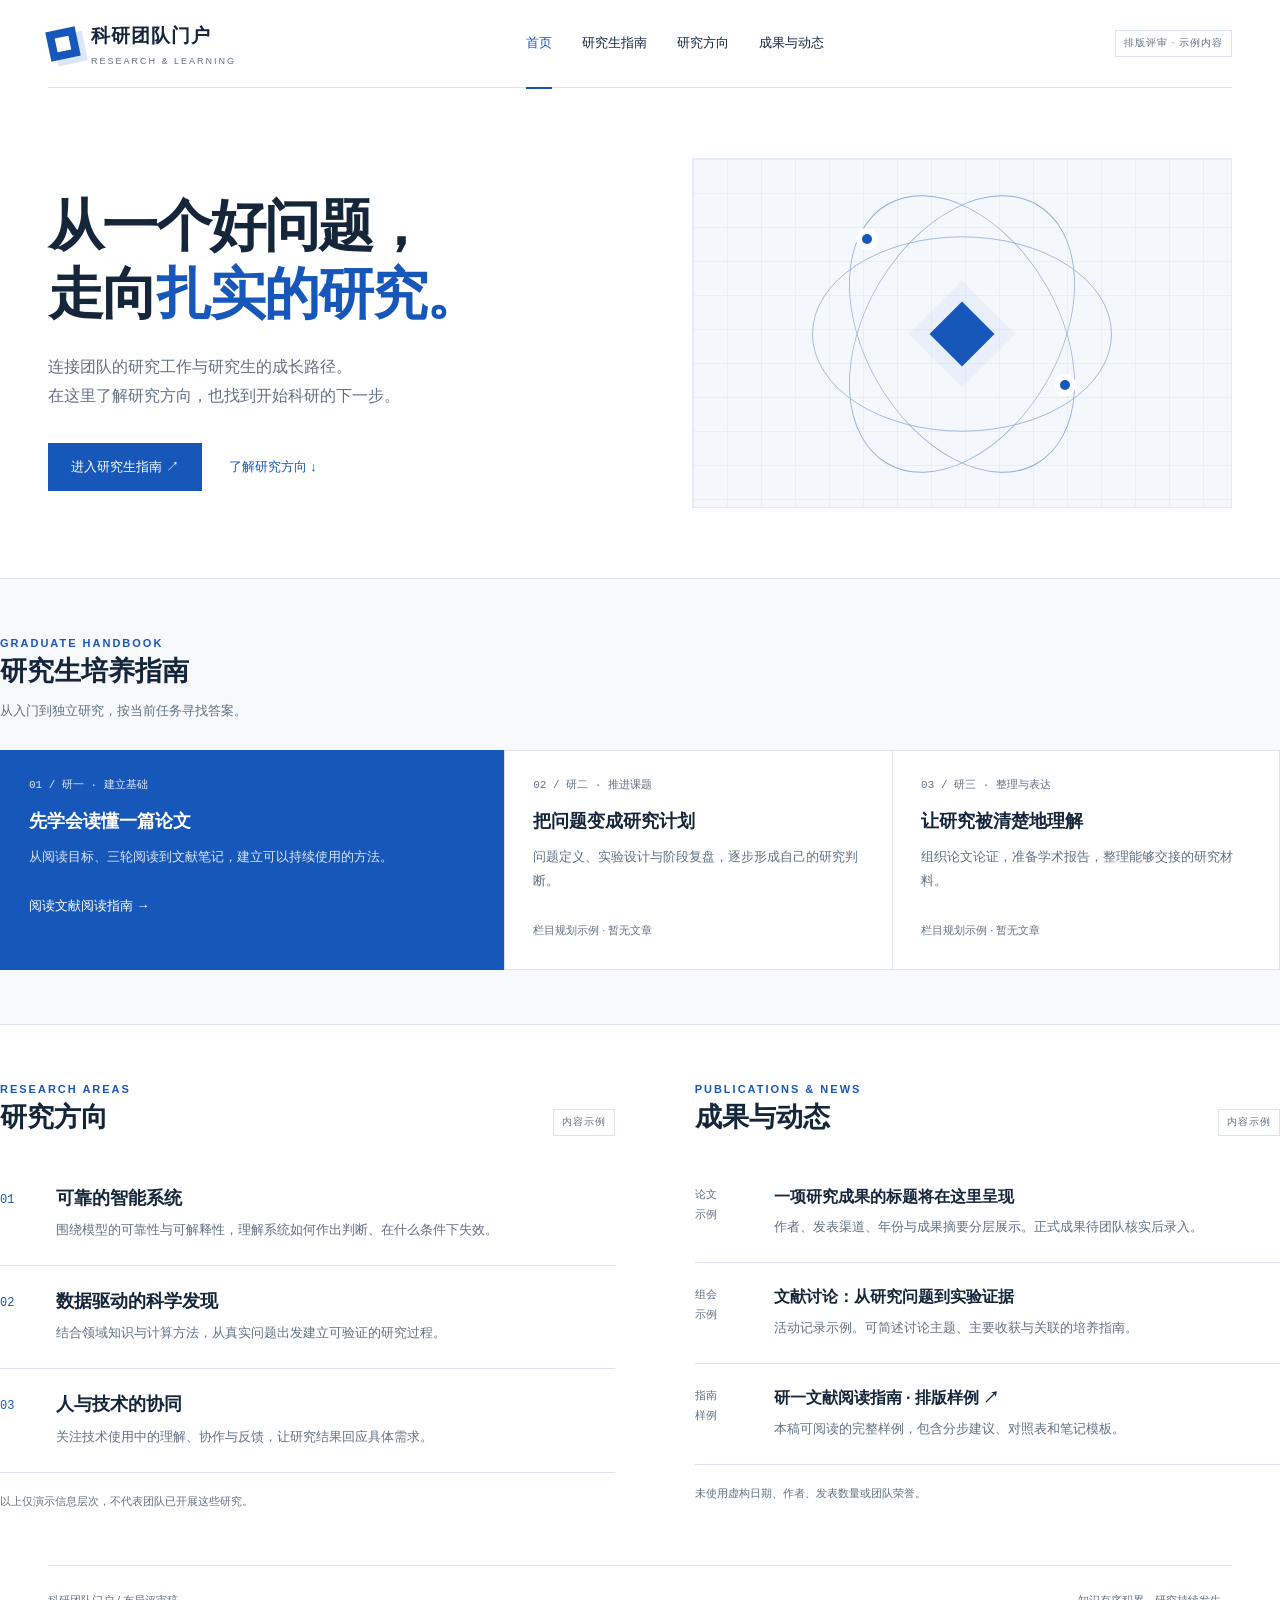
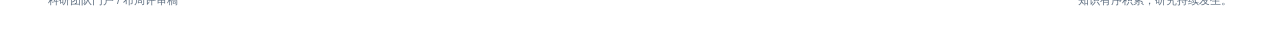
<file: work/layout-preview/index.html>
<!doctype html>
<html lang="zh-CN">
  <meta charset="utf-8" /><meta
    name="viewport"
    content="width=device-width,initial-scale=1"
  /><title>科研团队门户 · 排版评审稿</title
  ><style>
    :root {
      --ink: #15263b;
      --blue: #1757ba;
      --muted: #617183;
      --line: #dce3eb;
      --soft: #edf3fb;
    }
    * {
      box-sizing: border-box;
    }
    body {
      margin: 0;
      color: var(--ink);
      font:
        15px/1.85 "Microsoft YaHei",
        sans-serif;
      background: white;
    }
    a {
      color: inherit;
      text-decoration: none;
    }
    a:hover {
      color: var(--blue);
    }
    a:focus-visible,
    summary:focus-visible {
      outline: 3px solid #4989e3;
      outline-offset: 5px;
    }
    h1,
    h2,
    h3,
    p {
      margin: 0;
    }
    h1,
    h2,
    h3 {
      line-height: 1.35;
    }
    h1 {
      letter-spacing: -2px;
    }
    h2 {
      font-size: 27px;
    }
    h3 {
      font-size: 18px;
    }
    .wrap {
      max-width: 1280px;
      margin: auto;
      padding: 0 48px;
    }
    .header {
      height: 88px;
      border-bottom: 1px solid var(--line);
      display: flex;
      align-items: center;
      justify-content: space-between;
      gap: 25px;
    }
    .brand {
      display: flex;
      gap: 13px;
      align-items: center;
      font-size: 19px;
      font-weight: bold;
      letter-spacing: 1px;
    }
    .mark {
      width: 30px;
      height: 30px;
      border: 8px solid var(--blue);
      transform: rotate(-12deg);
      box-shadow: 6px 6px 0 #dbe7f8;
    }
    .brand small {
      display: block;
      font-size: 9px;
      font-weight: normal;
      letter-spacing: 2px;
      color: var(--muted);
    }
    .nav {
      display: flex;
      gap: 30px;
      font-size: 13px;
    }
    .nav a {
      padding: 31px 0;
    }
    .nav a.active {
      color: var(--blue);
      box-shadow: 0 2px var(--blue);
    }
    .tag {
      font-size: 10px;
      color: var(--muted);
      border: 1px solid var(--line);
      padding: 3px 8px;
      letter-spacing: 1px;
    }
    .hero {
      display: grid;
      grid-template-columns: 1.1fr 1fr;
      gap: 50px;
      align-items: center;
      padding: 70px 0;
    }
    .eyebrow {
      font-size: 11px;
      color: var(--blue);
      font-weight: bold;
      letter-spacing: 2px;
    }
    .hero h1 {
      font-size: 56px;
      line-height: 1.22;
      margin: 17px 0 23px;
    }
    .hero h1 em {
      font-style: normal;
      color: var(--blue);
    }
    .lead {
      color: var(--muted);
      font-size: 16px;
    }
    .actions {
      display: flex;
      gap: 27px;
      align-items: center;
      margin-top: 32px;
    }
    .primary {
      display: inline-block;
      padding: 12px 23px;
      background: var(--blue);
      color: white;
      font-size: 13px;
    }
    .primary:hover {
      color: white;
      background: #11438b;
    }
    .text-link {
      color: var(--blue);
      font-size: 13px;
    }
    .visual {
      height: 350px;
      position: relative;
      background-color: #f4f7fc;
      background-image:
        linear-gradient(#dce5f280 1px, transparent 1px),
        linear-gradient(90deg, #dce5f280 1px, transparent 1px);
      background-size: 34px 34px;
      overflow: hidden;
      border: 1px solid #e4ebf5;
    }
    .orbit {
      position: absolute;
      width: 300px;
      height: 300px;
      left: calc(50% - 150px);
      top: 25px;
      border: 1px solid #92add3;
      border-radius: 50%;
      transform: rotate(-30deg) scaleX(0.65);
    }
    .orbit.two {
      transform: rotate(30deg) scaleX(0.65);
    }
    .orbit.three {
      transform: rotate(90deg) scaleX(0.65);
    }
    .core {
      position: absolute;
      left: calc(50% - 23px);
      top: 152px;
      width: 46px;
      height: 46px;
      background: var(--blue);
      transform: rotate(45deg);
      box-shadow: 0 0 0 15px #1757ba0a;
    }
    .dot {
      position: absolute;
      width: 10px;
      height: 10px;
      border-radius: 50%;
      background: var(--blue);
      box-shadow: 0 0 0 6px white;
      left: calc(50% - 100px);
      top: 75px;
    }
    .dot.two {
      left: calc(50% + 98px);
      top: 221px;
    }
    .visual-caption {
      position: absolute;
      bottom: 17px;
      left: 20px;
      font: 10px/1.7 monospace;
      letter-spacing: 1px;
      color: var(--muted);
    }
    .visual-top {
      position: absolute;
      right: 18px;
      top: 17px;
      font: 10px monospace;
      color: var(--blue);
    }
    .intro {
      display: grid;
      grid-template-columns: 180px 1fr;
      gap: 30px;
      border-top: 1px solid var(--line);
      padding: 27px 0;
      color: var(--muted);
      font-size: 13px;
    }
    .band {
      background: #f7f9fc;
      border-block: 1px solid var(--line);
    }
    .section {
      padding: 54px 0;
    }
    .section-head {
      display: flex;
      align-items: end;
      justify-content: space-between;
      margin-bottom: 27px;
    }
    .section-head p {
      font-size: 13px;
      color: var(--muted);
      margin-top: 9px;
    }
    .guide-grid {
      display: grid;
      grid-template-columns: 1.3fr 1fr 1fr;
    }
    .card {
      padding: 26px 28px;
      border: 1px solid var(--line);
      border-right: 0;
      background: white;
      min-height: 210px;
    }
    .card:last-child {
      border-right: 1px solid var(--line);
    }
    .card.feature {
      background: var(--blue);
      color: white;
      border-color: var(--blue);
    }
    .stage {
      font: 11px monospace;
      color: var(--muted);
      margin-bottom: 17px;
    }
    .card p {
      font-size: 13px;
      color: var(--muted);
      margin: 12px 0 22px;
    }
    .card.feature p,
    .feature .stage {
      color: #dbe7fa;
    }
    .feature .text-link {
      color: white;
    }
    .pending {
      font-size: 11px;
      color: var(--muted);
    }
    .split {
      display: grid;
      grid-template-columns: 1.05fr 1fr;
      gap: 80px;
    }
    .direction {
      display: grid;
      grid-template-columns: 40px 1fr;
      gap: 16px;
      padding: 23px 0;
      border-bottom: 1px solid var(--line);
    }
    .direction b {
      font: 12px monospace;
      color: var(--blue);
      padding-top: 7px;
    }
    .direction p,
    .update p {
      font-size: 13px;
      color: var(--muted);
      margin-top: 8px;
    }
    .update {
      display: grid;
      grid-template-columns: 60px 1fr;
      gap: 19px;
      padding: 23px 0;
      border-bottom: 1px solid var(--line);
    }
    .update h3 {
      font-size: 16px;
    }
    .update time {
      font: 11px/1.8 monospace;
      color: var(--muted);
    }
    .note {
      font-size: 11px;
      color: var(--muted);
      margin-top: 18px;
    }
    .footer {
      border-top: 1px solid var(--line);
      padding: 24px 0;
      display: flex;
      justify-content: space-between;
      color: var(--muted);
      font-size: 11px;
    }
    .reading {
      max-width: 1400px;
      margin: auto;
      padding: 38px 48px 80px;
      display: grid;
      grid-template-columns: 215px minmax(0, 700px) 160px;
      gap: 45px;
    }
    .sidebar {
      border-right: 1px solid var(--line);
      padding-right: 25px;
      font-size: 13px;
    }
    .sticky {
      position: sticky;
      top: 28px;
    }
    .side-title {
      font-size: 16px;
      font-weight: bold;
      margin-bottom: 23px;
    }
    .sidebar details {
      margin: 20px 0;
    }
    .sidebar summary {
      font-weight: bold;
      cursor: pointer;
    }
    .sidebar a {
      display: block;
      padding: 8px 12px;
      margin-top: 8px;
      color: var(--blue);
      background: var(--soft);
      border-left: 2px solid var(--blue);
    }
    .quiet {
      display: block;
      padding: 5px 12px;
      color: var(--muted);
      font-size: 11px;
    }
    .crumb {
      font-size: 11px;
      color: var(--muted);
      margin-bottom: 27px;
    }
    .article h1 {
      font-size: 39px;
      margin: 12px 0 20px;
    }
    .deck {
      font-size: 18px;
      line-height: 1.9;
      color: var(--muted);
    }
    .meta {
      border-bottom: 1px solid var(--line);
      padding: 20px 0 25px;
      font-size: 11px;
      color: var(--muted);
      display: flex;
      gap: 20px;
    }
    .callout {
      padding: 18px 22px;
      background: var(--soft);
      border-left: 3px solid var(--blue);
      margin: 27px 0;
    }
    .callout strong {
      font-size: 14px;
      color: var(--blue);
    }
    .callout p {
      font-size: 14px;
      margin: 8px 0 0 !important;
    }
    .article section {
      margin-top: 40px;
      scroll-margin-top: 28px;
    }
    .article h2 {
      font-size: 25px;
      margin-bottom: 18px;
    }
    .article p {
      margin-bottom: 17px;
      line-height: 1.95;
    }
    .article li {
      margin: 12px 0;
      padding-left: 5px;
    }
    .article blockquote {
      margin: 25px 0;
      padding-left: 20px;
      border-left: 2px solid var(--line);
      color: var(--muted);
    }
    table {
      border-collapse: collapse;
      width: 100%;
      font-size: 13px;
      margin: 23px 0;
    }
    th,
    td {
      text-align: left;
      vertical-align: top;
      border-bottom: 1px solid var(--line);
      padding: 13px;
    }
    th {
      background: #f7f9fc;
    }
    .template {
      padding: 20px 24px;
      background: #f7f9fc;
      border: 1px solid var(--line);
      font: 13px/2 monospace;
      white-space: pre-wrap;
    }
    .article-end {
      margin-top: 40px;
      padding-top: 24px;
      border-top: 1px solid var(--line);
    }
    .toc {
      font-size: 11px;
      color: var(--muted);
    }
    .toc strong {
      font-size: 12px;
      color: var(--ink);
    }
    .toc nav {
      margin-top: 15px;
    }
    .toc a {
      display: block;
      border-left: 1px solid var(--line);
      padding: 7px 0 7px 14px;
    }
    .toc a.active {
      border-left: 2px solid var(--blue);
      color: var(--blue);
    }
    [hidden] {
      display: none !important;
    }
    .skip {
      position: absolute;
      left: 10px;
      top: -100px;
      background: white;
      padding: 10px;
      z-index: 10;
    }
    .skip:focus {
      top: 10px;
    }
    @media (max-width: 1100px) {
      .wrap {
        padding: 0 28px;
      }
      .hero {
        gap: 28px;
      }
      .hero h1 {
        font-size: 46px;
      }
      .reading {
        padding-inline: 28px;
        grid-template-columns: 185px minmax(0, 1fr);
        gap: 30px;
      }
      .toc {
        display: none;
      }
      .split {
        gap: 40px;
      }
    }
    @media (max-width: 720px) {
      .header {
        height: auto;
        min-height: 90px;
        flex-wrap: wrap;
        padding: 18px 0;
        gap: 15px;
      }
      .nav {
        order: 3;
        width: 100%;
        justify-content: space-between;
        gap: 10px;
      }
      .nav a {
        padding: 3px 0;
      }
      .hero {
        grid-template-columns: 1fr;
        padding: 38px 0;
      }
      .hero h1 {
        font-size: 40px;
      }
      .visual {
        height: 320px;
      }
      .intro {
        grid-template-columns: 1fr;
        gap: 10px;
      }
      .guide-grid,
      .split {
        grid-template-columns: 1fr;
      }
      .card {
        border-right: 1px solid var(--line);
      }
      .reading {
        display: block;
        padding: 25px 22px;
      }
      .sidebar {
        border: 0;
        padding: 0;
        margin-bottom: 25px;
      }
      .sticky {
        position: static;
      }
      .article h1 {
        font-size: 32px;
      }
      .section {
        padding: 35px 0;
      }
      .meta {
        flex-wrap: wrap;
        gap: 5px 15px;
      }
      .tag {
        font-size: 9px;
      }
      .brand {
        font-size: 16px;
      }
    }
  </style>
  <body>
    <a class="skip" href="#main">跳转到正文</a>
    <div class="wrap">
      <header class="header">
        <a class="brand" href="#home"
          ><span class="mark" aria-hidden="true"></span
          ><span>科研团队门户<small>RESEARCH & LEARNING</small></span></a
        >
        <nav class="nav" aria-label="全局导航">
          <a href="#home" data-nav="home">首页</a
          ><a href="#guide" data-nav="guide">研究生指南</a
          ><a href="#home-research">研究方向</a
          ><a href="#home-updates">成果与动态</a>
        </nav>
        <span class="tag">排版评审 · 示例内容</span>
      </header>
    </div>
    <main id="main" tabindex="-1">
      <div id="home-view">
        <div class="wrap">
          <section class="hero">
            <div>
              <h1>从一个好问题，<br />走向<em>扎实的研究。</em></h1>
              <p class="lead">
                连接团队的研究工作与研究生的成长路径。<br />在这里了解研究方向，也找到开始科研的下一步。
              </p>
              <div class="actions">
                <a class="primary" href="#guide">进入研究生指南 ↗</a
                ><a class="text-link" href="#home-research">了解研究方向 ↓</a>
              </div>
            </div>
            <div
              class="visual"
              role="img"
              aria-label="相交轨道构成的抽象科研图形，非实际数据"
            >
              <div class="orbit"></div>
              <div class="orbit two"></div>
              <div class="orbit three"></div>
              <div class="core"></div>
              <div class="dot"></div>
              <div class="dot two"></div>
            </div>
          </section>
        </div>
        <section class="band">
          <div class="wrap section">
            <div class="section-head">
              <div>
                <div class="eyebrow">GRADUATE HANDBOOK</div>
                <h2>研究生培养指南</h2>
                <p>从入门到独立研究，按当前任务寻找答案。</p>
              </div>
            </div>
            <div class="guide-grid">
              <article class="card feature">
                <div class="stage">01 / 研一 · 建立基础</div>
                <h3>先学会读懂一篇论文</h3>
                <p>从阅读目标、三轮阅读到文献笔记，建立可以持续使用的方法。</p>
                <a class="text-link" href="#guide">阅读文献阅读指南 →</a>
              </article>
              <article class="card">
                <div class="stage">02 / 研二 · 推进课题</div>
                <h3>把问题变成研究计划</h3>
                <p>问题定义、实验设计与阶段复盘，逐步形成自己的研究判断。</p>
                <span class="pending">栏目规划示例 · 暂无文章</span>
              </article>
              <article class="card">
                <div class="stage">03 / 研三 · 整理与表达</div>
                <h3>让研究被清楚地理解</h3>
                <p>组织论文论证，准备学术报告，整理能够交接的研究材料。</p>
                <span class="pending">栏目规划示例 · 暂无文章</span>
              </article>
            </div>
          </div>
        </section>
        <div class="wrap section">
          <div class="split">
            <section id="home-research">
              <div class="section-head">
                <div>
                  <div class="eyebrow">RESEARCH AREAS</div>
                  <h2>研究方向</h2>
                </div>
                <span class="tag">内容示例</span>
              </div>
              <article class="direction">
                <b>01</b>
                <div>
                  <h3>可靠的智能系统</h3>
                  <p>
                    围绕模型的可靠性与可解释性，理解系统如何作出判断、在什么条件下失效。
                  </p>
                </div>
              </article>
              <article class="direction">
                <b>02</b>
                <div>
                  <h3>数据驱动的科学发现</h3>
                  <p>
                    结合领域知识与计算方法，从真实问题出发建立可验证的研究过程。
                  </p>
                </div>
              </article>
              <article class="direction">
                <b>03</b>
                <div>
                  <h3>人与技术的协同</h3>
                  <p>
                    关注技术使用中的理解、协作与反馈，让研究结果回应具体需求。
                  </p>
                </div>
              </article>
              <p class="note">以上仅演示信息层次，不代表团队已开展这些研究。</p>
            </section>
            <section id="home-updates">
              <div class="section-head">
                <div>
                  <div class="eyebrow">PUBLICATIONS & NEWS</div>
                  <h2>成果与动态</h2>
                </div>
                <span class="tag">内容示例</span>
              </div>
              <article class="update">
                <time>论文<br />示例</time>
                <div>
                  <h3>一项研究成果的标题将在这里呈现</h3>
                  <p>
                    作者、发表渠道、年份与成果摘要分层展示。正式成果待团队核实后录入。
                  </p>
                </div>
              </article>
              <article class="update">
                <time>组会<br />示例</time>
                <div>
                  <h3>文献讨论：从研究问题到实验证据</h3>
                  <p>
                    活动记录示例。可简述讨论主题、主要收获与关联的培养指南。
                  </p>
                </div>
              </article>
              <article class="update">
                <time>指南<br />样例</time>
                <div>
                  <h3><a href="#guide">研一文献阅读指南 · 排版样例 ↗</a></h3>
                  <p>本稿可阅读的完整样例，包含分步建议、对照表和笔记模板。</p>
                </div>
              </article>
              <p class="note">未使用虚构日期、作者、发表数量或团队荣誉。</p>
            </section>
          </div>
        </div>
        <div class="wrap">
          <footer class="footer">
            <span>科研团队门户 / 布局评审稿</span
            ><span>知识有序积累，研究持续发生。</span>
          </footer>
        </div>
      </div>
      <div id="guide-view" hidden>
        <div class="reading">
          <aside class="sidebar" aria-label="指南目录">
            <div class="sticky">
              <div class="side-title">研究生指南</div>
              <details open>
                <summary>研一 · 建立基础</summary>
                <a href="#guide" aria-current="page">文献阅读指南</a
                ><span class="quiet">研究工具与环境 · 待整理</span
                ><span class="quiet">第一次组会汇报 · 待整理</span>
              </details>
              <details>
                <summary>研二 · 推进课题</summary>
                <span class="quiet">内容待整理</span>
              </details>
              <details>
                <summary>研三 · 整理与表达</summary>
                <span class="quiet">内容待整理</span>
              </details>
              <p class="note">
                本稿展示一篇阅读样例。<br />其余栏目仅展示规划状态。
              </p>
            </div>
          </aside>
          <article class="article">
            <div class="crumb">
              <a href="#home">首页</a> / 研究生指南 / 研一
            </div>
            <div class="eyebrow">研一 · 方法入门</div>
            <h1>如何开始阅读学术文献</h1>
            <p class="deck">
              读论文的目标，是建立对问题与证据的判断。先找到阅读目的，再决定在哪里投入时间。
            </p>
            <div class="meta">
              <span>指南正文示例</span><span>适用阶段：研一及科研入门</span
              ><span>约 6 分钟阅读</span>
            </div>
            <div class="callout">
              <strong>读完之后，你应该能做什么？</strong>
              <p>
                用自己的话说明一篇论文的研究问题、主要方法和关键证据，并记录一个需要继续核实的问题。
              </p>
            </div>
            <section id="guide-purpose">
              <h2>01 · 先明确这次为什么读</h2>
              <p>
                打开论文前，先写下一句话：我希望通过这篇文章了解什么？可以是进入一个新方向、理解一种方法，也可以是寻找与当前实验相关的证据。
              </p>
              <p>
                阅读目的不同，投入也不同。初步筛选时不必逐句精读；准备复现时，则需要认真核查实验设置与实现细节。
              </p>
              <blockquote>
                先带着问题进入文献，再让文献帮助你修正问题。
              </blockquote>
            </section>
            <section id="guide-rounds">
              <h2>02 · 分三轮阅读，而非从头读到尾</h2>
              <table>
                <thead>
                  <tr>
                    <th>轮次</th>
                    <th>重点看什么</th>
                    <th>留下什么</th>
                  </tr>
                </thead>
                <tbody>
                  <tr>
                    <td>第一轮：判断相关性</td>
                    <td>标题、摘要、引言、主要图表和结论</td>
                    <td>研究问题；是否值得继续读</td>
                  </tr>
                  <tr>
                    <td>第二轮：理解论证</td>
                    <td>核心方法、实验设计与结果解释</td>
                    <td>问题、方法与证据的关系</td>
                  </tr>
                  <tr>
                    <td>第三轮：核查细节</td>
                    <td>关键推导、实验条件、附录与实现</td>
                    <td>可复现细节与待核实的假设</td>
                  </tr>
                </tbody>
              </table>
              <p>
                这是一种可调整的阅读节奏，而不是必须依次完成的流程。遇到陌生术语，先判断它是否影响理解主线；把暂时不影响主线的问题记下来，避免不断中断阅读。
              </p>
            </section>
            <section id="guide-evidence">
              <h2>03 · 沿着证据检查结论</h2>
              <p>
                理解作者的主张之后，继续追问证据是否足以支持它。不要只摘录结论，也要记录结论成立的条件。
              </p>
              <ol>
                <li>
                  <strong>问题是什么？</strong>
                  它为什么重要，已有工作留下什么缺口？
                </li>
                <li>
                  <strong>比较是否合理？</strong>
                  基线、数据和评价指标是否与主张匹配？
                </li>
                <li>
                  <strong>结果支持到哪里？</strong>
                  哪些是直接观察，哪些是解释或推测？
                </li>
                <li>
                  <strong>边界在哪里？</strong>
                  方法的假设、失败情况与未验证场景是什么？
                </li>
              </ol>
              <div class="callout">
                <strong>把“不确定”写清楚</strong>
                <p>
                  “我还没有理解这一步”比含糊地记下“方法有效”更有用。标注页码、图号或公式编号，方便回查和讨论。
                </p>
              </div>
            </section>
            <section id="guide-notes">
              <h2>04 · 留下一页能再次使用的笔记</h2>
              <p>
                笔记帮助未来的自己快速恢复上下文。区分作者原文、自己的转述与个人判断；直接引用时记录出处。
              </p>
              <pre class="template">
论文：标题 / 作者 / 年份 / 来源
阅读目的：我想弄清楚什么？
研究问题：一句话概括。
核心方法：关键思路与适用假设。
关键证据：对应图表、实验或推导位置。
局限与疑问：哪些结论还需核查？
下一步：补读、讨论，或尝试一个小实验。</pre
              >
            </section>
            <section id="guide-next">
              <h2>05 · 用一次讨论检验理解</h2>
              <p>
                尝试用三分钟向同伴解释：为什么做、怎么做、证据是什么。如果某一部分讲不清，就回到原文定位，而不是继续堆积笔记。
              </p>
              <p>
                第一次阅读不需要解决所有问题。形成一份有依据的理解，再带着明确疑问进入组会，就是一个扎实的起点。
              </p>
            </section>
            <div class="article-end">
              <a class="text-link" href="#home">← 返回门户首页</a>
              <p class="note">
                本文为排版评审编写的建议示例，尚非团队正式发布指南。
              </p>
            </div>
          </article>
          <aside class="toc" aria-label="本页目录">
            <div class="sticky">
              <strong>本页目录</strong>
              <nav>
                <a href="#guide-purpose">明确阅读目的</a
                ><a href="#guide-rounds">分三轮阅读</a
                ><a href="#guide-evidence">检查结论与证据</a
                ><a href="#guide-notes">一页文献笔记</a
                ><a href="#guide-next">讨论与下一步</a>
              </nav>
              <p class="note">先有问题，<br />再寻找证据。</p>
            </div>
          </aside>
        </div>
      </div>
    </main>
    <script>
      const home = document.getElementById("home-view"),
        guide = document.getElementById("guide-view");
      function route() {
        const hash = location.hash || "#home",
          isGuide = hash.startsWith("#guide");
        home.hidden = isGuide;
        guide.hidden = !isGuide;
        document.title = isGuide
          ? "如何开始阅读学术文献 · 研究生指南"
          : "科研团队门户 · 排版评审稿";
        document.querySelectorAll("[data-nav]").forEach((a) => {
          const active = a.dataset.nav === (isGuide ? "guide" : "home");
          a.classList.toggle("active", active);
          if (active) a.setAttribute("aria-current", "page");
          else a.removeAttribute("aria-current");
        });
        document
          .querySelectorAll(".toc a")
          .forEach((a) => a.classList.toggle("active", a.hash === hash));
        if (hash === "#home" || hash === "#guide") window.scrollTo(0, 0);
        else
          requestAnimationFrame(() =>
            document.getElementById(hash.slice(1))?.scrollIntoView(),
          );
      }
      window.addEventListener("hashchange", route);
      route();
    </script>
  </body>
</html>
</file>
<file: work/du-group-studio/ask-group.css>
.ask-guide {
  position: absolute;
  right: 0;
  bottom: 12px;
  z-index: 2;
  width: clamp(126px, 13vw, 194px);
  padding: 0;
  border: 0;
  background: transparent;
  color: var(--ink);
}
.hero .manuscript-tool {
  right: calc(clamp(126px, 13vw, 194px) + 20px);
}
.ask-guide img {
  display: block;
  width: 100%;
  height: auto;
  max-height: 230px;
  object-fit: contain;
  object-position: bottom;
  transform-origin: 50% 90%;
  animation: ask-breathe 6s ease-in-out infinite;
}
.ask-guide > span {
  display: block;
  position: relative;
  margin: -8px 7px 0;
  padding: 7px 12px;
  background: #fcfaf1;
  border: 1px solid #a8b19a;
  border-radius: 3px 8px 4px 6px;
  box-shadow: 3px 4px 0 #dedfcb;
  font-family: "STKaiti", "KaiTi", serif;
  font-size: 22px;
  transform: rotate(-3deg);
  transition: transform 0.2s;
}
.ask-guide:hover > span {
  transform: rotate(0) translateY(-3px);
}
@keyframes ask-breathe {
  50% {
    transform: rotate(1.5deg) translateY(-3px);
  }
}
.ask-panel {
  width: min(520px, calc(100% - 32px));
  max-height: calc(100dvh - 48px);
  margin: auto;
  padding: 28px;
  border: 1px solid #b9c0a7;
  border-radius: 5px 14px 6px 8px;
  background: #fcfaf1;
  color: var(--body);
  box-shadow:
    7px 9px 0 #d3d4bf,
    0 22px 80px #254d3c26;
  overflow-y: auto;
}
.ask-panel::backdrop {
  background: #263c2c45;
}
.ask-heading {
  display: flex;
  justify-content: space-between;
  align-items: center;
  gap: 20px;
}
.ask-identity {
  display: flex;
  align-items: center;
  gap: 12px;
  min-width: 0;
}
.ask-avatar {
  width: 68px;
  height: 68px;
  object-fit: cover;
  object-position: center top;
  border-radius: 50%;
  background: #eeefdf;
}
.ask-suggestions[hidden] {
  display: none;
}
.ask-panel {
  font-family: "Microsoft YaHei", "PingFang SC", sans-serif;
  background-image: linear-gradient(110deg, #ffffff40, transparent 60%);
}
.ask-heading h2 {
  margin: 0;
  color: var(--ink);
  font:
    30px "STKaiti",
    "KaiTi",
    serif;
}
.ask-heading button {
  padding: 5px;
  background: none;
  border: 0;
  border-bottom: 1px solid var(--line);
  font-size: 13px;
}
.ask-intro {
  margin: 12px 0 22px;
  font-size: 14px;
}
.ask-suggestions {
  display: grid;
  gap: 8px;
  margin-bottom: 24px;
}
.ask-suggestions button {
  text-align: left;
  padding: 10px 13px;
  border: 1px solid #d5d9c5;
  border-radius: 3px;
  background: #f1f2e5;
  font-size: 14px;
}
.ask-suggestions button:hover {
  border-color: var(--ink);
}
.ask-panel label {
  display: block;
  margin-bottom: 7px;
  font-size: 14px;
  color: var(--ink);
}
.ask-panel .ask-sr-only {
  position: absolute;
  width: 1px;
  height: 1px;
  padding: 0;
  margin: -1px;
  overflow: hidden;
  clip-path: inset(50%);
  white-space: nowrap;
  border: 0;
}
.ask-file-title {
  display: block;
  margin-top: 3px;
  font-size: 13px;
  line-height: 1.6;
}
.ask-compose {
  display: flex;
  gap: 8px;
}
.ask-compose input {
  min-width: 0;
  width: 100%;
  padding: 11px;
  border: 1px solid #b9c0a7;
  border-radius: 3px;
  background: #fffdf6;
  color: var(--ink);
  font: inherit;
  font-size: 14px;
}
.ask-compose button {
  flex-shrink: 0;
  padding: 8px 14px;
  border: 0;
  border-radius: 3px;
  background: var(--ink);
  color: var(--paper);
  font-size: 14px;
}
.ask-panel input:focus-visible {
  outline: 3px solid #a75c2f;
  outline-offset: 2px;
}
.ask-status {
  margin: 16px 0 0;
  font-size: 14px;
}
.ask-result {
  border-top: 1px solid var(--line);
  margin-top: 18px;
  padding-top: 15px;
}
.ask-result p {
  margin: 0;
  white-space: pre-wrap;
  overflow-wrap: anywhere;
  font-size: 14px;
}
.ask-result ul {
  padding: 0;
  list-style: none;
  margin: 16px 0 0;
}
.ask-result li + li {
  margin-top: 10px;
}
.ask-result a {
  display: block;
  padding: 10px 12px;
  background: #eeefdf;
  border-left: 2px solid #8b9d7d;
  font-size: 14px;
  overflow-wrap: anywhere;
}
.ask-result a:hover {
  text-decoration: underline;
}
.ask-result small {
  display: block;
  color: #65705c;
  font-size: 12px;
}
#ask-retry {
  margin-top: 12px;
  border: 0;
  border-bottom: 1px solid #a8b19a;
  background: transparent;
  padding: 4px 0;
}
@media (max-width: 650px) {
  .hero .manuscript-tool {
    left: 0;
    right: auto;
  }
  .ask-guide {
    width: 122px;
    right: 0;
    bottom: 14px;
  }
  .ask-guide img {
    max-height: 145px;
  }
  .ask-guide > span {
    font-size: 19px;
  }
  .ask-panel {
    padding: 22px 18px;
  }
  .ask-compose button {
    padding: 8px 10px;
  }
}
@media (prefers-reduced-motion: reduce) {
  .ask-guide img {
    animation: none;
  }
  .ask-guide > span {
    transition: none;
  }
}
</file>
